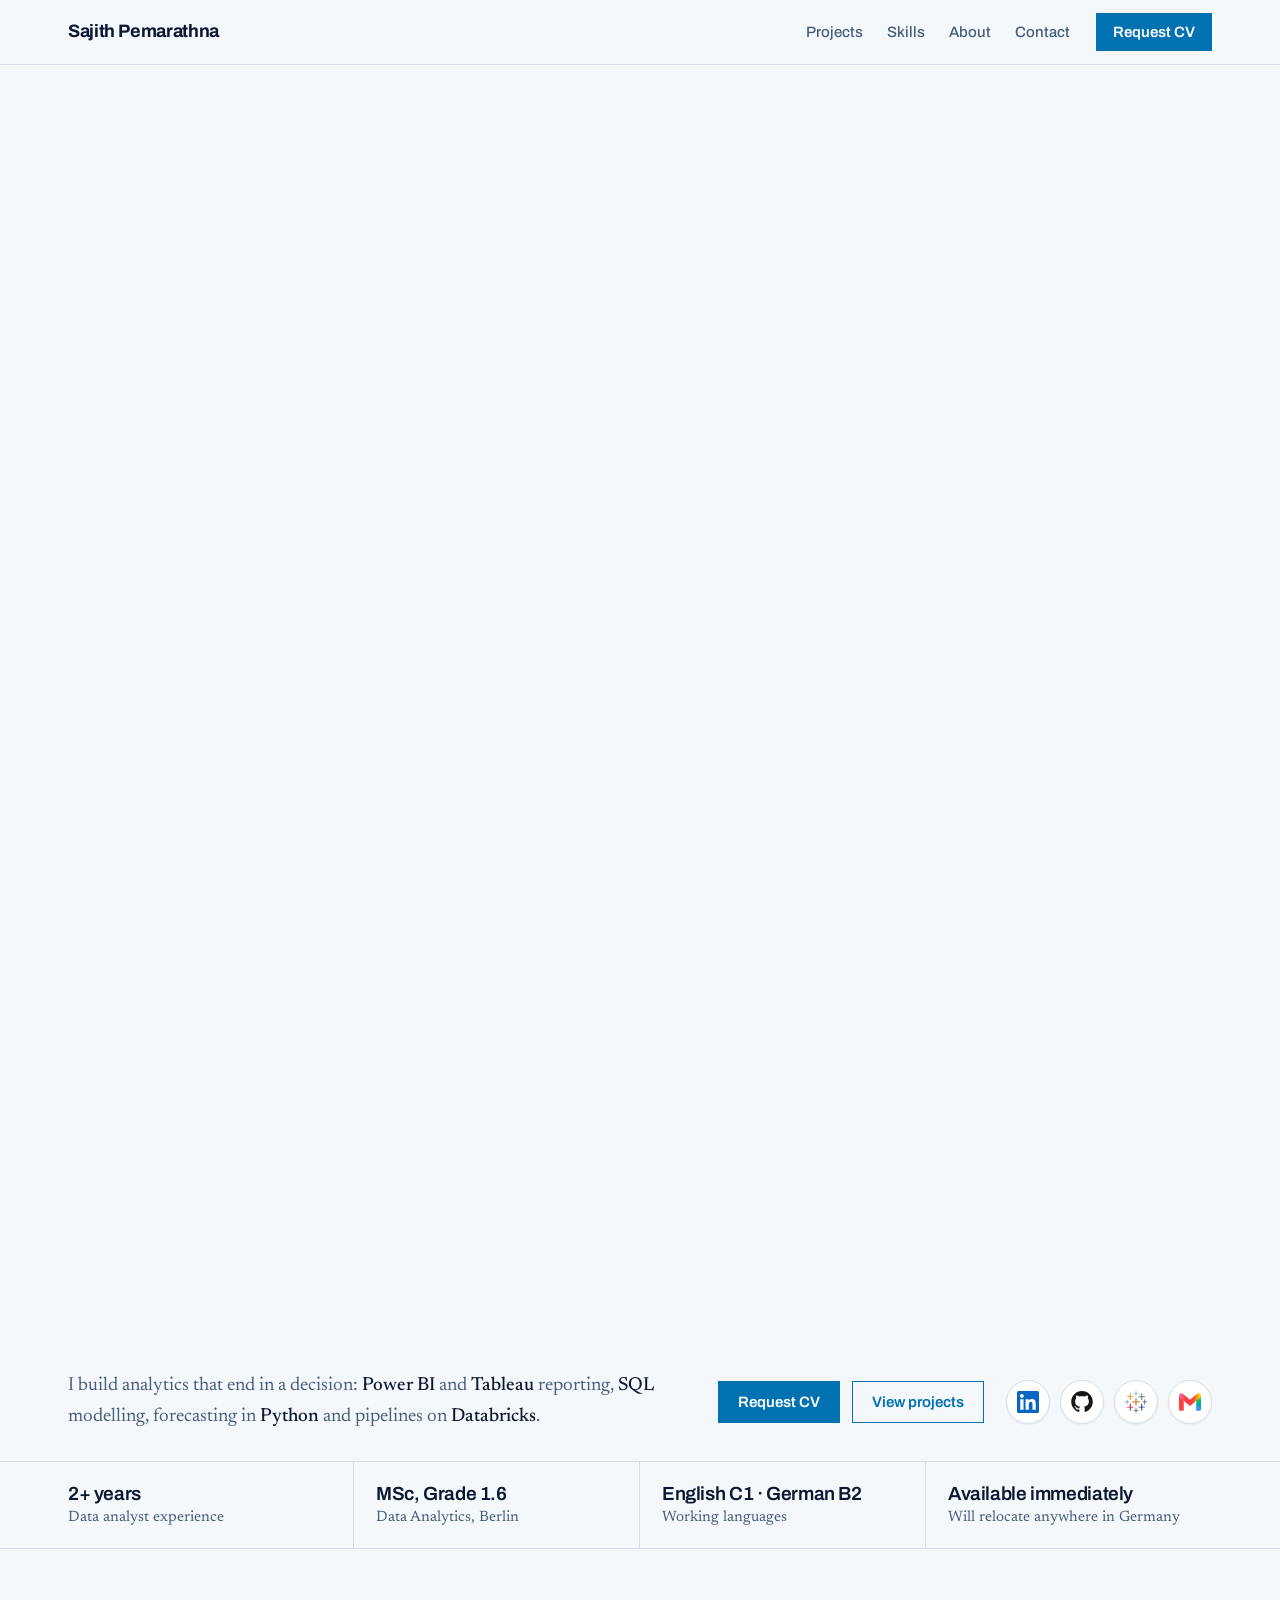
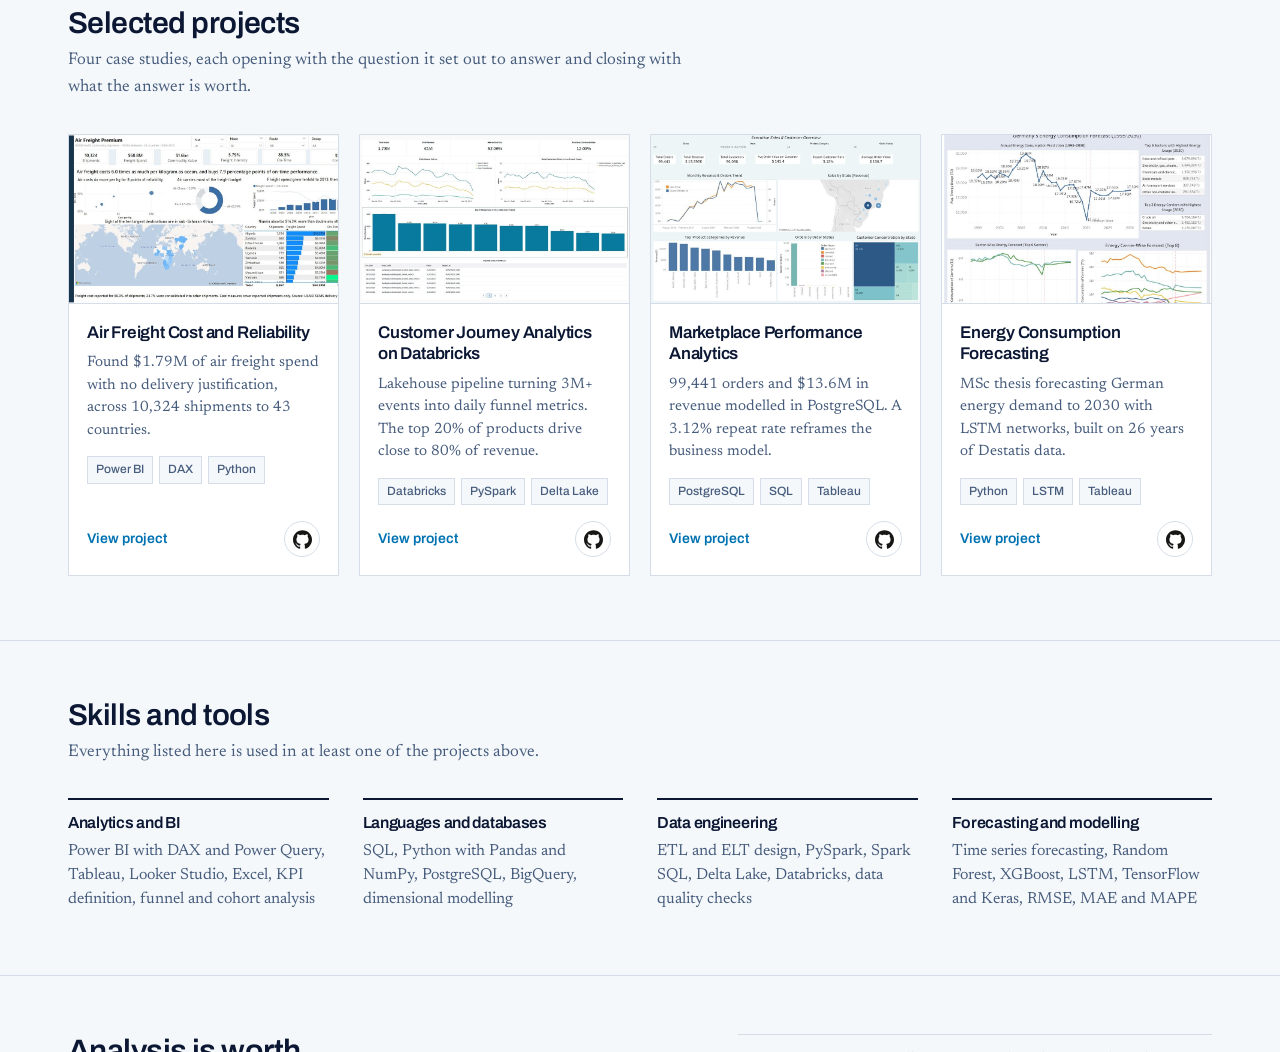
<file: index.html>
<!DOCTYPE html>
<html lang="en">
<head>
<meta charset="utf-8">
<meta name="viewport" content="width=device-width, initial-scale=1">
<title>Sajith Pemarathna &mdash; Data Analyst, Berlin</title>
<meta name="description" content="Data analyst in Berlin. Power BI, Tableau, SQL, Python and Databricks. Available immediately and open to relocation anywhere in Germany.">
<link rel="preconnect" href="https://fonts.googleapis.com">
<link rel="preconnect" href="https://fonts.gstatic.com" crossorigin>
<link href="https://fonts.googleapis.com/css2?family=Archivo:wght@400;500;600;700&amp;family=Newsreader:ital,opsz,wght@0,6..72,300;0,6..72,400;0,6..72,500;1,6..72,400&amp;display=swap" rel="stylesheet">
<link rel="stylesheet" href="style.css?v=5">
</head>

<body>

<nav class="nav">
  <div class="wrap nav-inner">
    <a class="nav-name" href="index.html">Sajith Pemarathna</a>
    <div class="nav-right">
      <div class="nav-links">
        <a href="#work">Projects</a>
        <a href="#skills">Skills</a>
        <a href="#about">About</a>
        <a href="#contact">Contact</a>
      </div>
      <a class="btn btn-solid" href="mailto:sajiths.pemarathna@gmail.com?subject=CV%20request" data-cv-request>Request CV</a>
    </div>
  </div>
</nav>

<header class="cover">
  <picture>
    <source media="(max-width:820px)" srcset="[data-uri]">
    <source media="(min-width:821px)" srcset="images/cover-1280.jpg 1280w, images/cover.jpg 1916w" sizes="100vw">
    <img class="cover-img" src="images/cover.jpg" alt="Banner for Sajith Pemarathna, Data Analyst, Data Engineer and BI Analyst" width="1916" height="821">
  </picture>
  <div class="wrap cover-bar">
    <div class="cover-id">
      <img class="avatar" src="images/avatar.jpg" alt="" width="390" height="390" loading="lazy">
      <h1 class="cover-name">Sajith Pemarathna</h1>
      <p class="cover-role">Data Analyst &middot; Data Engineer &middot; BI Analyst</p>
    </div>
    <p class="cover-blurb">I build analytics that end in a decision: <strong>Power BI</strong> and <strong>Tableau</strong> reporting, <strong>SQL</strong> modelling, forecasting in <strong>Python</strong> and pipelines on <strong>Databricks</strong>.</p>
    <div class="cover-actions">
      <div class="hero-cta">
        <a class="btn btn-solid" href="mailto:sajiths.pemarathna@gmail.com?subject=CV%20request" data-cv-request>Request CV</a>
        <a class="btn btn-ghost" href="#work">View projects</a>
      </div>
      <div class="icons"><a class="icon-link" href="https://www.linkedin.com/in/sajith-pemarathna" aria-label="LinkedIn" title="LinkedIn"><svg viewBox="0 0 24 24" fill="currentColor" aria-hidden="true"><path d="M20.447 20.452h-3.554v-5.569c0-1.328-.027-3.037-1.852-3.037-1.853 0-2.136 1.445-2.136 2.939v5.667H9.351V9h3.414v1.561h.046c.477-.9 1.637-1.85 3.37-1.85 3.601 0 4.267 2.37 4.267 5.455v6.286zM5.337 7.433c-1.144 0-2.063-.926-2.063-2.065 0-1.138.92-2.063 2.063-2.063 1.14 0 2.064.925 2.064 2.063 0 1.139-.925 2.065-2.064 2.065zm1.782 13.019H3.555V9h3.564v11.452zM22.225 0H1.771C.792 0 0 .774 0 1.729v20.542C0 23.227.792 24 1.771 24h20.451C23.2 24 24 23.227 24 22.271V1.729C24 .774 23.2 0 22.222 0h.003z"/></svg></a><a class="icon-link" href="https://github.com/Sajithpemarathna" aria-label="GitHub" title="GitHub"><svg viewBox="0 0 24 24" fill="currentColor" aria-hidden="true"><path d="M12 .297c-6.63 0-12 5.373-12 12 0 5.303 3.438 9.8 8.205 11.385.6.113.82-.258.82-.577 0-.285-.01-1.04-.015-2.04-3.338.724-4.042-1.61-4.042-1.61C4.422 18.07 3.633 17.7 3.633 17.7c-1.087-.744.084-.729.084-.729 1.205.084 1.838 1.236 1.838 1.236 1.07 1.835 2.809 1.305 3.495.998.108-.776.417-1.305.76-1.605-2.665-.3-5.466-1.332-5.466-5.93 0-1.31.465-2.38 1.235-3.22-.135-.303-.54-1.523.105-3.176 0 0 1.005-.322 3.3 1.23.96-.267 1.98-.399 3-.405 1.02.006 2.04.138 3 .405 2.28-1.552 3.285-1.23 3.285-1.23.645 1.653.24 2.873.12 3.176.765.84 1.23 1.91 1.23 3.22 0 4.61-2.805 5.625-5.475 5.92.42.36.81 1.096.81 2.22 0 1.606-.015 2.896-.015 3.286 0 .315.21.69.825.57C20.565 22.092 24 17.592 24 12.297c0-6.627-5.373-12-12-12"/></svg></a><a class="icon-link" href="https://public.tableau.com/app/profile/sajith.pemarathna" aria-label="Tableau Public" title="Tableau Public"><svg viewBox="0 0 24 24" fill="currentColor" aria-hidden="true"><rect x="11.05" y="6" width="1.9" height="12"/><rect x="6" y="11.05" width="12" height="1.9"/><rect x="11.4" y="0.5" width="1.2" height="4.2"/><rect x="9.9" y="2" width="4.2" height="1.2"/><rect x="11.4" y="19.3" width="1.2" height="4.2"/><rect x="9.9" y="20.8" width="4.2" height="1.2"/><rect x="2" y="9.9" width="1.2" height="4.2"/><rect x="0.5" y="11.4" width="4.2" height="1.2"/><rect x="20.8" y="9.9" width="1.2" height="4.2"/><rect x="19.3" y="11.4" width="4.2" height="1.2"/><rect x="4.95" y="3.8" width="0.9" height="3.2"/><rect x="3.8" y="4.95" width="3.2" height="0.9"/><rect x="18.15" y="3.8" width="0.9" height="3.2"/><rect x="17" y="4.95" width="3.2" height="0.9"/><rect x="4.95" y="17" width="0.9" height="3.2"/><rect x="3.8" y="18.15" width="3.2" height="0.9"/><rect x="18.15" y="17" width="0.9" height="3.2"/><rect x="17" y="18.15" width="3.2" height="0.9"/></svg></a><a class="icon-link" href="mailto:sajiths.pemarathna@gmail.com" aria-label="Email" title="Email"><svg viewBox="0 0 24 24" fill="none" stroke="currentColor" stroke-width="1.8" stroke-linecap="round" stroke-linejoin="round" aria-hidden="true"><rect x="2.5" y="5" width="19" height="14" rx="1.5"/><path d="M3.2 6.3 12 12.8l8.8-6.5"/></svg></a></div>
    </div>
  </div>
</header>

<section class="facts-strip">
  <div class="wrap">
    <div><b>2+ years</b><span>Data analyst experience</span></div>
    <div><b>MSc, Grade 1.6</b><span>Data Analytics, Berlin</span></div>
    <div><b>English C1 &middot; German B2</b><span>Working languages</span></div>
    <div><b>Available immediately</b><span>Will relocate anywhere in Germany</span></div>
  </div>
</section>

<section id="work" class="band">
  <div class="wrap">
    <h2 class="band-title">Selected projects</h2>
    <p class="band-sub">Four case studies, each opening with the question it set out to answer and closing with what the answer is worth.</p>
    <div class="cards">
      <article class="card">
        <a class="card-thumb" href="project-freight.html" tabindex="-1" aria-hidden="true"><img src="images/thumb-freight.jpg" alt="" loading="lazy" width="900" height="560"></a>
        <div class="card-body">
          <h3><a href="project-freight.html">Air Freight Cost and Reliability</a></h3>
          <p>Found $1.79M of air freight spend with no delivery justification, across 10,324 shipments to 43 countries.</p>
          <div class="tags"><span>Power BI</span><span>DAX</span><span>Python</span></div>
          <div class="card-foot">
            <a class="view" href="project-freight.html">View project</a>
            <a class="icon-link" href="https://github.com/Sajithpemarathna/freight-cost-reliability-powerbi" aria-label="Air Freight Cost and Reliability on GitHub" title="View on GitHub"><svg viewBox="0 0 24 24" fill="currentColor" aria-hidden="true"><path d="M12 .297c-6.63 0-12 5.373-12 12 0 5.303 3.438 9.8 8.205 11.385.6.113.82-.258.82-.577 0-.285-.01-1.04-.015-2.04-3.338.724-4.042-1.61-4.042-1.61C4.422 18.07 3.633 17.7 3.633 17.7c-1.087-.744.084-.729.084-.729 1.205.084 1.838 1.236 1.838 1.236 1.07 1.835 2.809 1.305 3.495.998.108-.776.417-1.305.76-1.605-2.665-.3-5.466-1.332-5.466-5.93 0-1.31.465-2.38 1.235-3.22-.135-.303-.54-1.523.105-3.176 0 0 1.005-.322 3.3 1.23.96-.267 1.98-.399 3-.405 1.02.006 2.04.138 3 .405 2.28-1.552 3.285-1.23 3.285-1.23.645 1.653.24 2.873.12 3.176.765.84 1.23 1.91 1.23 3.22 0 4.61-2.805 5.625-5.475 5.92.42.36.81 1.096.81 2.22 0 1.606-.015 2.896-.015 3.286 0 .315.21.69.825.57C20.565 22.092 24 17.592 24 12.297c0-6.627-5.373-12-12-12"/></svg></a>
          </div>
        </div>
      </article>
      <article class="card">
        <a class="card-thumb" href="project-databricks.html" tabindex="-1" aria-hidden="true"><img src="images/thumb-databricks.jpg" alt="" loading="lazy" width="900" height="560"></a>
        <div class="card-body">
          <h3><a href="project-databricks.html">Customer Journey Analytics on Databricks</a></h3>
          <p>Lakehouse pipeline turning 3M+ events into daily funnel metrics. The top 20% of products drive close to 80% of revenue.</p>
          <div class="tags"><span>Databricks</span><span>PySpark</span><span>Delta Lake</span></div>
          <div class="card-foot">
            <a class="view" href="project-databricks.html">View project</a>
            <a class="icon-link" href="https://github.com/Sajithpemarathna/ecommerce-product-funnel-analytics-databricks" aria-label="Customer Journey Analytics on Databricks on GitHub" title="View on GitHub"><svg viewBox="0 0 24 24" fill="currentColor" aria-hidden="true"><path d="M12 .297c-6.63 0-12 5.373-12 12 0 5.303 3.438 9.8 8.205 11.385.6.113.82-.258.82-.577 0-.285-.01-1.04-.015-2.04-3.338.724-4.042-1.61-4.042-1.61C4.422 18.07 3.633 17.7 3.633 17.7c-1.087-.744.084-.729.084-.729 1.205.084 1.838 1.236 1.838 1.236 1.07 1.835 2.809 1.305 3.495.998.108-.776.417-1.305.76-1.605-2.665-.3-5.466-1.332-5.466-5.93 0-1.31.465-2.38 1.235-3.22-.135-.303-.54-1.523.105-3.176 0 0 1.005-.322 3.3 1.23.96-.267 1.98-.399 3-.405 1.02.006 2.04.138 3 .405 2.28-1.552 3.285-1.23 3.285-1.23.645 1.653.24 2.873.12 3.176.765.84 1.23 1.91 1.23 3.22 0 4.61-2.805 5.625-5.475 5.92.42.36.81 1.096.81 2.22 0 1.606-.015 2.896-.015 3.286 0 .315.21.69.825.57C20.565 22.092 24 17.592 24 12.297c0-6.627-5.373-12-12-12"/></svg></a>
          </div>
        </div>
      </article>
      <article class="card">
        <a class="card-thumb" href="project-marketplace.html" tabindex="-1" aria-hidden="true"><img src="images/thumb-marketplace.jpg" alt="" loading="lazy" width="900" height="560"></a>
        <div class="card-body">
          <h3><a href="project-marketplace.html">Marketplace Performance Analytics</a></h3>
          <p>99,441 orders and $13.6M in revenue modelled in PostgreSQL. A 3.12% repeat rate reframes the business model.</p>
          <div class="tags"><span>PostgreSQL</span><span>SQL</span><span>Tableau</span></div>
          <div class="card-foot">
            <a class="view" href="project-marketplace.html">View project</a>
            <a class="icon-link" href="https://github.com/Sajithpemarathna/olist-ecommerce-analytics" aria-label="Marketplace Performance Analytics on GitHub" title="View on GitHub"><svg viewBox="0 0 24 24" fill="currentColor" aria-hidden="true"><path d="M12 .297c-6.63 0-12 5.373-12 12 0 5.303 3.438 9.8 8.205 11.385.6.113.82-.258.82-.577 0-.285-.01-1.04-.015-2.04-3.338.724-4.042-1.61-4.042-1.61C4.422 18.07 3.633 17.7 3.633 17.7c-1.087-.744.084-.729.084-.729 1.205.084 1.838 1.236 1.838 1.236 1.07 1.835 2.809 1.305 3.495.998.108-.776.417-1.305.76-1.605-2.665-.3-5.466-1.332-5.466-5.93 0-1.31.465-2.38 1.235-3.22-.135-.303-.54-1.523.105-3.176 0 0 1.005-.322 3.3 1.23.96-.267 1.98-.399 3-.405 1.02.006 2.04.138 3 .405 2.28-1.552 3.285-1.23 3.285-1.23.645 1.653.24 2.873.12 3.176.765.84 1.23 1.91 1.23 3.22 0 4.61-2.805 5.625-5.475 5.92.42.36.81 1.096.81 2.22 0 1.606-.015 2.896-.015 3.286 0 .315.21.69.825.57C20.565 22.092 24 17.592 24 12.297c0-6.627-5.373-12-12-12"/></svg></a>
          </div>
        </div>
      </article>
      <article class="card">
        <a class="card-thumb" href="project-energy.html" tabindex="-1" aria-hidden="true"><img src="images/thumb-energy.jpg" alt="" loading="lazy" width="900" height="560"></a>
        <div class="card-body">
          <h3><a href="project-energy.html">Energy Consumption Forecasting</a></h3>
          <p>MSc thesis forecasting German energy demand to 2030 with LSTM networks, built on 26 years of Destatis data.</p>
          <div class="tags"><span>Python</span><span>LSTM</span><span>Tableau</span></div>
          <div class="card-foot">
            <a class="view" href="project-energy.html">View project</a>
            <a class="icon-link" href="https://github.com/Sajithpemarathna/Energy-Consumption-Forecasting-in-Germany-Using-Machine-Learning" aria-label="Energy Consumption Forecasting on GitHub" title="View on GitHub"><svg viewBox="0 0 24 24" fill="currentColor" aria-hidden="true"><path d="M12 .297c-6.63 0-12 5.373-12 12 0 5.303 3.438 9.8 8.205 11.385.6.113.82-.258.82-.577 0-.285-.01-1.04-.015-2.04-3.338.724-4.042-1.61-4.042-1.61C4.422 18.07 3.633 17.7 3.633 17.7c-1.087-.744.084-.729.084-.729 1.205.084 1.838 1.236 1.838 1.236 1.07 1.835 2.809 1.305 3.495.998.108-.776.417-1.305.76-1.605-2.665-.3-5.466-1.332-5.466-5.93 0-1.31.465-2.38 1.235-3.22-.135-.303-.54-1.523.105-3.176 0 0 1.005-.322 3.3 1.23.96-.267 1.98-.399 3-.405 1.02.006 2.04.138 3 .405 2.28-1.552 3.285-1.23 3.285-1.23.645 1.653.24 2.873.12 3.176.765.84 1.23 1.91 1.23 3.22 0 4.61-2.805 5.625-5.475 5.92.42.36.81 1.096.81 2.22 0 1.606-.015 2.896-.015 3.286 0 .315.21.69.825.57C20.565 22.092 24 17.592 24 12.297c0-6.627-5.373-12-12-12"/></svg></a>
          </div>
        </div>
      </article>
    </div>
  </div>
</section>

<section id="skills" class="band">
  <div class="wrap">
    <h2 class="band-title">Skills and tools</h2>
    <p class="band-sub">Everything listed here is used in at least one of the projects above.</p>
    <div class="skills">
      <div>
        <h3>Analytics and BI</h3>
        <p>Power BI with DAX and Power Query, Tableau, Looker Studio, Excel, KPI definition, funnel and cohort analysis</p>
      </div>
      <div>
        <h3>Languages and databases</h3>
        <p>SQL, Python with Pandas and NumPy, PostgreSQL, BigQuery, dimensional modelling</p>
      </div>
      <div>
        <h3>Data engineering</h3>
        <p>ETL and ELT design, PySpark, Spark SQL, Delta Lake, Databricks, data quality checks</p>
      </div>
      <div>
        <h3>Forecasting and modelling</h3>
        <p>Time series forecasting, Random Forest, XGBoost, LSTM, TensorFlow and Keras, RMSE, MAE and MAPE</p>
      </div>
    </div>
  </div>
</section>

<section id="about" class="band">
  <div class="wrap about-grid">
    <div>
      <h2>Analysis is worth only as much as the data underneath it.</h2>
      <p>Two years as a data analyst at Synergen Health, where I automated claims performance reporting in SQL, Python and Power BI and cut manual reporting effort by around 20%. Since then, an MSc in Data Analytics in Berlin and part-time operations work in high-volume fulfilment, which showed me what inventory and shortage data looks like before it reaches a dashboard. I am looking for an analyst role where the numbers change what someone does next.</p>
    </div>
    <dl class="facts">
      <div><dt>Based in</dt><dd>Berlin, open to relocation anywhere in Germany</dd></div>
      <div><dt>Work status</dt><dd>Full work authorisation in Germany</dd></div>
      <div><dt>Education</dt><dd>MSc Data Analytics (Grade: 1.6), Berlin School of Business and Innovation</dd></div>
      <div><dt>Languages</dt><dd>English C1, German B2</dd></div>
      <div><dt>Availability</dt><dd>Immediate</dd></div>
    </dl>
  </div>
</section>

<footer id="contact" class="site-footer">
  <div class="wrap">
    <div class="footer-grid">
      <div>
        <h2>Let's connect</h2>
        <p>I am available immediately and happy to relocate anywhere in Germany. Open to analyst, business intelligence and analytics engineering roles, and always glad to talk about data.</p>
        <p style="margin-top:22px;"><a class="btn btn-solid" href="mailto:sajiths.pemarathna@gmail.com?subject=CV%20request" data-cv-request>Request CV</a></p>
      </div>
      <div class="footer-icons"><a href="https://www.linkedin.com/in/sajith-pemarathna" aria-label="LinkedIn"><svg viewBox="0 0 24 24" fill="currentColor" aria-hidden="true"><path d="M20.447 20.452h-3.554v-5.569c0-1.328-.027-3.037-1.852-3.037-1.853 0-2.136 1.445-2.136 2.939v5.667H9.351V9h3.414v1.561h.046c.477-.9 1.637-1.85 3.37-1.85 3.601 0 4.267 2.37 4.267 5.455v6.286zM5.337 7.433c-1.144 0-2.063-.926-2.063-2.065 0-1.138.92-2.063 2.063-2.063 1.14 0 2.064.925 2.064 2.063 0 1.139-.925 2.065-2.064 2.065zm1.782 13.019H3.555V9h3.564v11.452zM22.225 0H1.771C.792 0 0 .774 0 1.729v20.542C0 23.227.792 24 1.771 24h20.451C23.2 24 24 23.227 24 22.271V1.729C24 .774 23.2 0 22.222 0h.003z"/></svg><span>LinkedIn</span></a><a href="https://github.com/Sajithpemarathna" aria-label="GitHub"><svg viewBox="0 0 24 24" fill="currentColor" aria-hidden="true"><path d="M12 .297c-6.63 0-12 5.373-12 12 0 5.303 3.438 9.8 8.205 11.385.6.113.82-.258.82-.577 0-.285-.01-1.04-.015-2.04-3.338.724-4.042-1.61-4.042-1.61C4.422 18.07 3.633 17.7 3.633 17.7c-1.087-.744.084-.729.084-.729 1.205.084 1.838 1.236 1.838 1.236 1.07 1.835 2.809 1.305 3.495.998.108-.776.417-1.305.76-1.605-2.665-.3-5.466-1.332-5.466-5.93 0-1.31.465-2.38 1.235-3.22-.135-.303-.54-1.523.105-3.176 0 0 1.005-.322 3.3 1.23.96-.267 1.98-.399 3-.405 1.02.006 2.04.138 3 .405 2.28-1.552 3.285-1.23 3.285-1.23.645 1.653.24 2.873.12 3.176.765.84 1.23 1.91 1.23 3.22 0 4.61-2.805 5.625-5.475 5.92.42.36.81 1.096.81 2.22 0 1.606-.015 2.896-.015 3.286 0 .315.21.69.825.57C20.565 22.092 24 17.592 24 12.297c0-6.627-5.373-12-12-12"/></svg><span>GitHub</span></a><a href="https://public.tableau.com/app/profile/sajith.pemarathna" aria-label="Tableau Public"><svg viewBox="0 0 24 24" fill="currentColor" aria-hidden="true"><rect x="11.05" y="6" width="1.9" height="12"/><rect x="6" y="11.05" width="12" height="1.9"/><rect x="11.4" y="0.5" width="1.2" height="4.2"/><rect x="9.9" y="2" width="4.2" height="1.2"/><rect x="11.4" y="19.3" width="1.2" height="4.2"/><rect x="9.9" y="20.8" width="4.2" height="1.2"/><rect x="2" y="9.9" width="1.2" height="4.2"/><rect x="0.5" y="11.4" width="4.2" height="1.2"/><rect x="20.8" y="9.9" width="1.2" height="4.2"/><rect x="19.3" y="11.4" width="4.2" height="1.2"/><rect x="4.95" y="3.8" width="0.9" height="3.2"/><rect x="3.8" y="4.95" width="3.2" height="0.9"/><rect x="18.15" y="3.8" width="0.9" height="3.2"/><rect x="17" y="4.95" width="3.2" height="0.9"/><rect x="4.95" y="17" width="0.9" height="3.2"/><rect x="3.8" y="18.15" width="3.2" height="0.9"/><rect x="18.15" y="17" width="0.9" height="3.2"/><rect x="17" y="18.15" width="3.2" height="0.9"/></svg><span>Tableau Public</span></a><a href="mailto:sajiths.pemarathna@gmail.com" aria-label="Email"><svg viewBox="0 0 24 24" fill="none" stroke="currentColor" stroke-width="1.8" stroke-linecap="round" stroke-linejoin="round" aria-hidden="true"><rect x="2.5" y="5" width="19" height="14" rx="1.5"/><path d="M3.2 6.3 12 12.8l8.8-6.5"/></svg><span>Email</span></a></div>
    </div>
    <div class="footer-base"><span>&copy; 2026 Sajith Pemarathna</span><span>Berlin, Germany</span></div>
  </div>
</footer>

<script src="cv-request.js?v=5"></script>
</body>
</html>
</file>
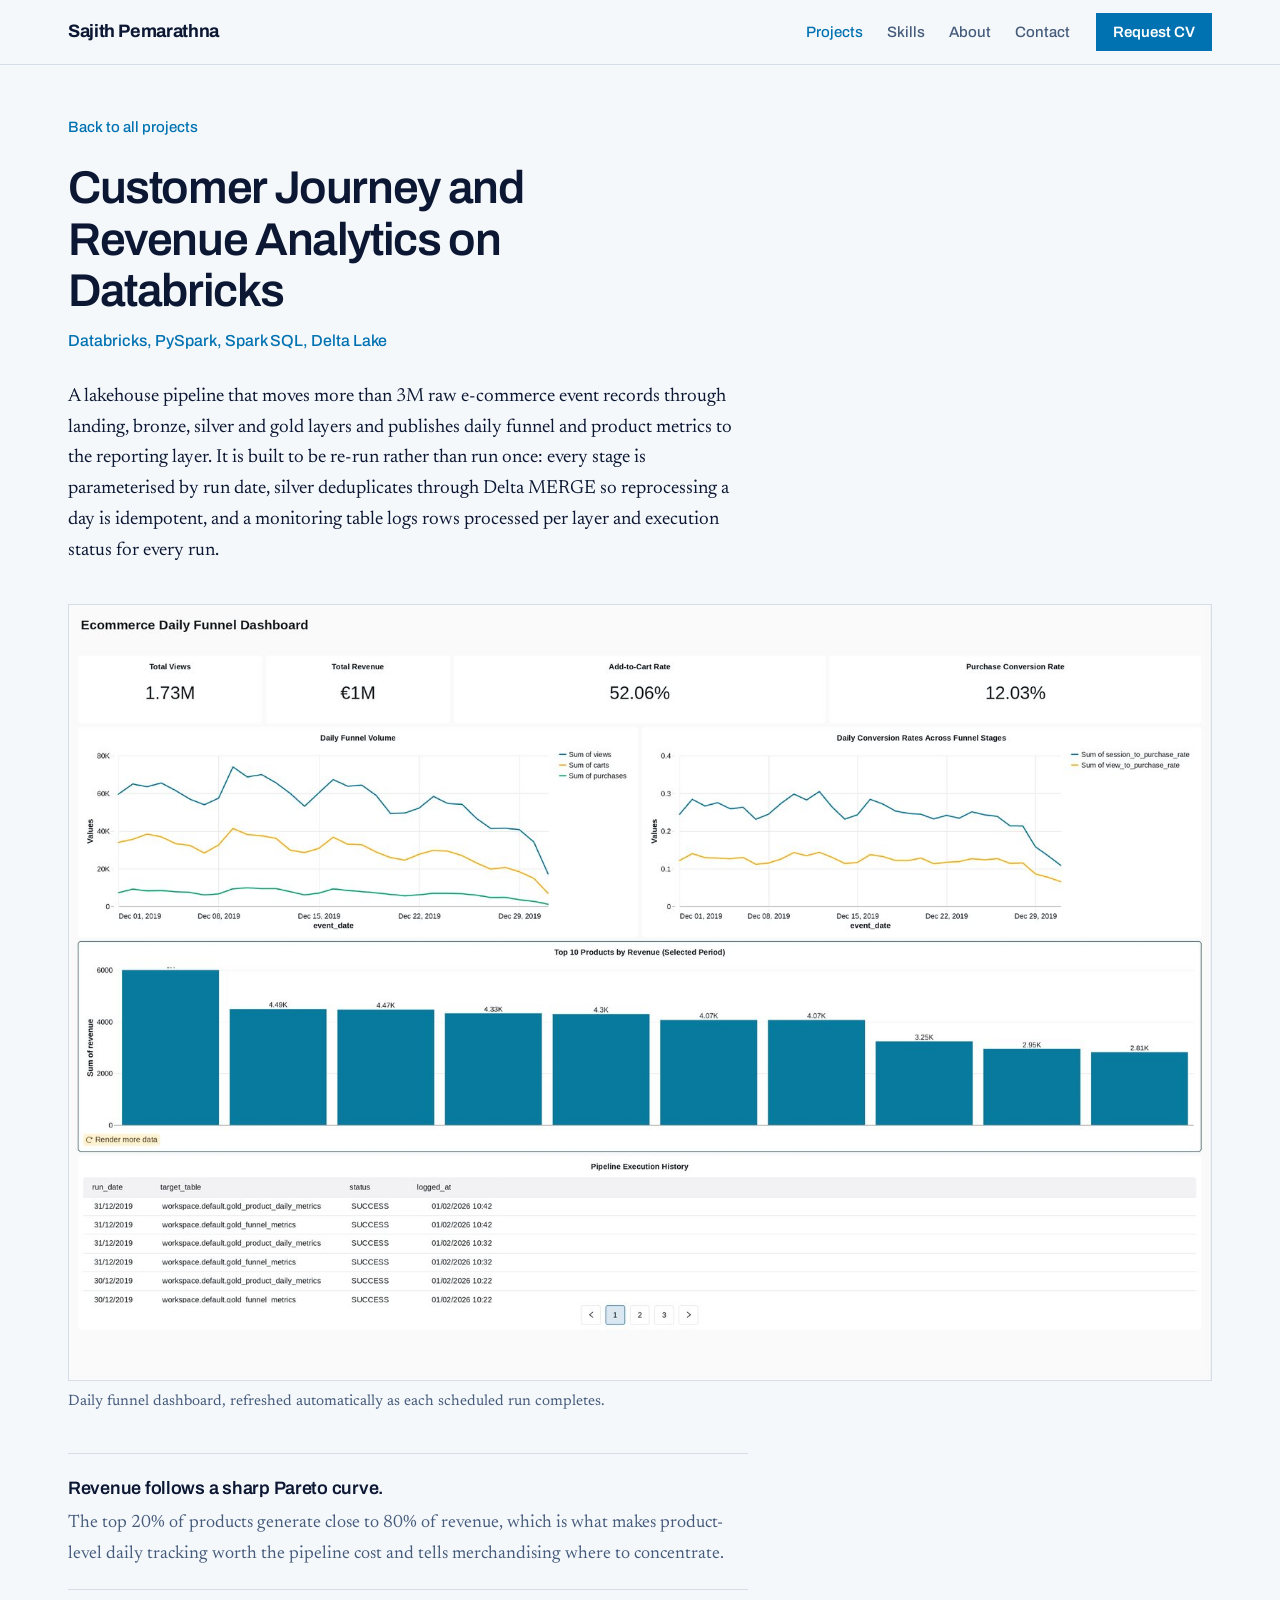
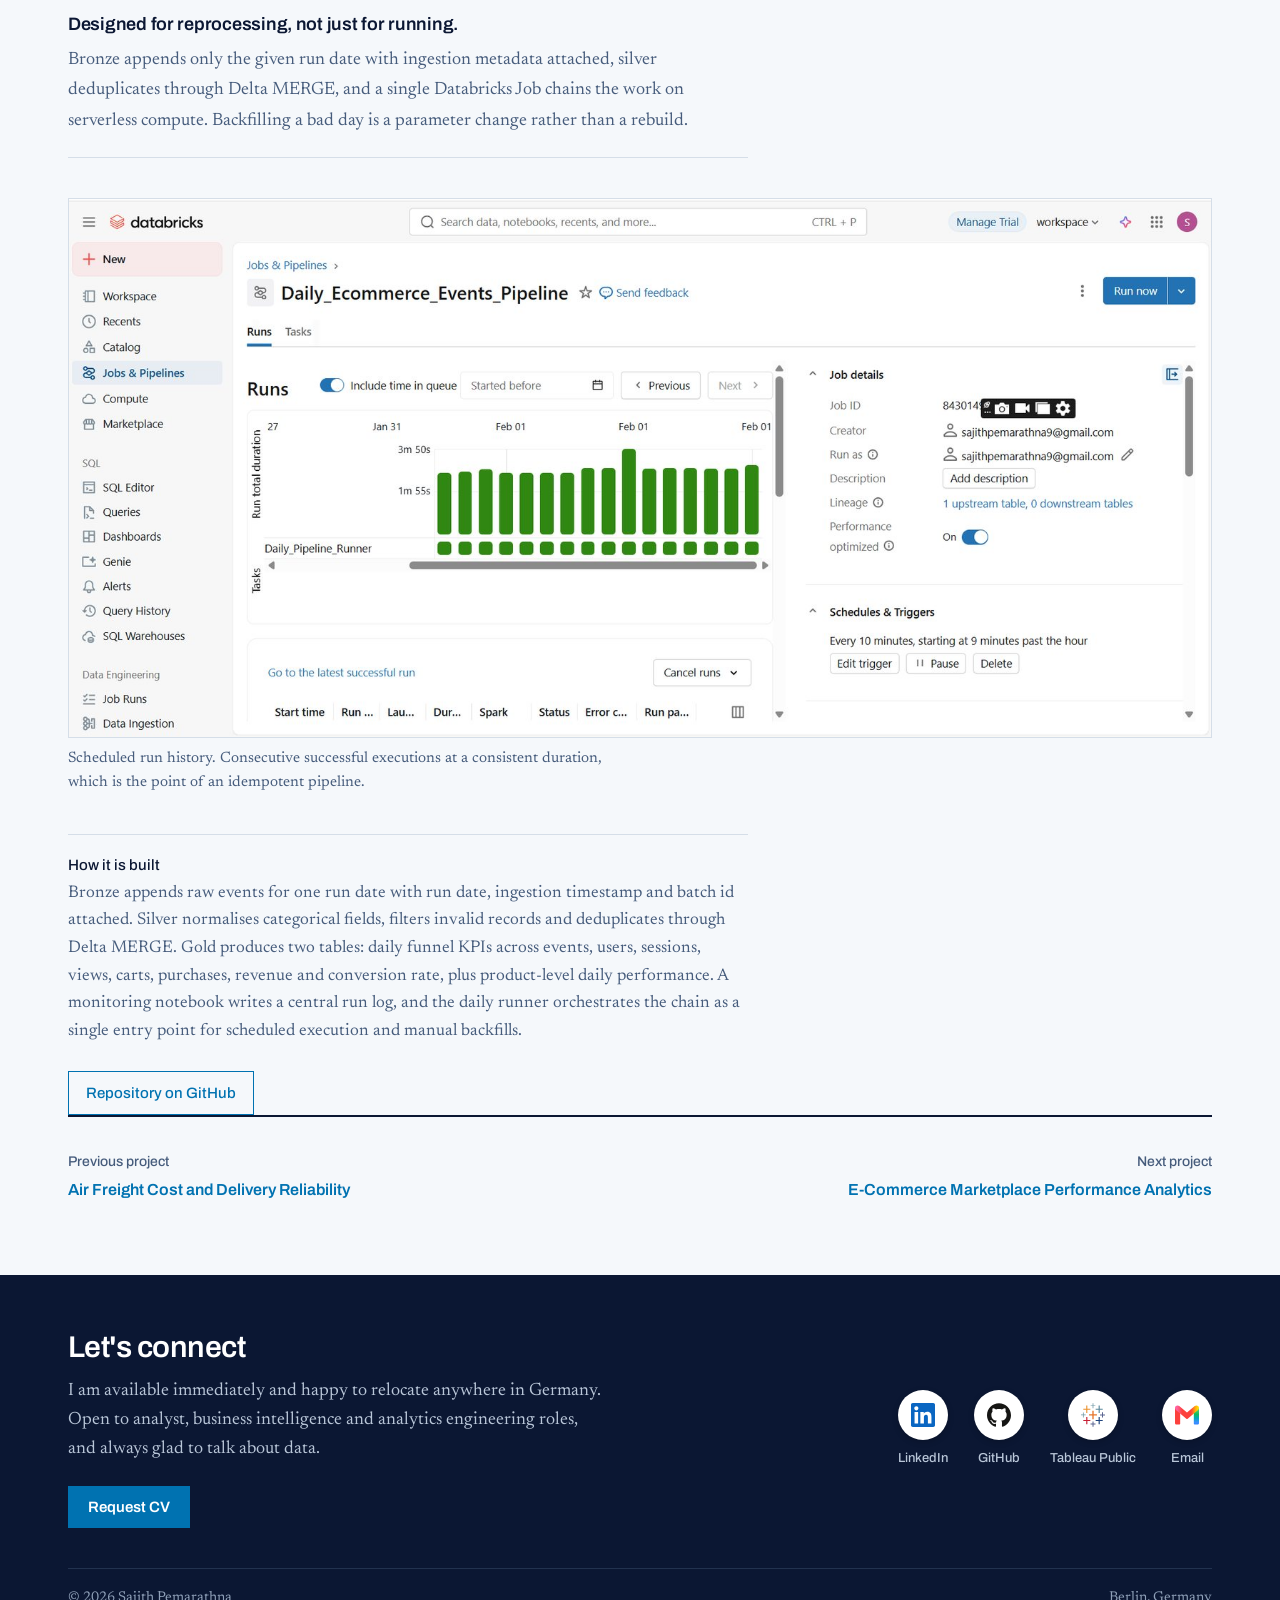
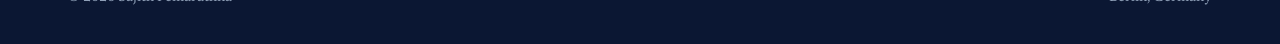
<file: project-databricks.html>
<!DOCTYPE html>
<html lang="en">
<head>
<meta charset="utf-8">
<meta name="viewport" content="width=device-width, initial-scale=1">
<title>Customer Journey and Revenue Analytics on Databricks &mdash; Sajith Pemarathna</title>
<meta name="description" content="A Databricks lakehouse pipeline processing 3M+ e-commerce events into daily funnel and product metrics.">
<link rel="preconnect" href="https://fonts.googleapis.com">
<link rel="preconnect" href="https://fonts.gstatic.com" crossorigin>
<link href="https://fonts.googleapis.com/css2?family=Archivo:wght@400;500;600;700&amp;family=Newsreader:ital,opsz,wght@0,6..72,300;0,6..72,400;0,6..72,500;1,6..72,400&amp;display=swap" rel="stylesheet">
<link rel="stylesheet" href="style.css">
</head>

<body>

<nav class="nav">
  <div class="wrap nav-inner">
    <a class="nav-name" href="index.html">Sajith Pemarathna</a>
    <div class="nav-right">
      <div class="nav-links">
        <a href="index.html#work" aria-current="page">Projects</a>
        <a href="index.html#skills">Skills</a>
        <a href="index.html#about">About</a>
        <a href="#contact">Contact</a>
      </div>
      <a class="btn btn-solid" href="mailto:sajiths.pemarathna@gmail.com?subject=CV%20request" data-cv-request>Request CV</a>
    </div>
  </div>
</nav>

<main>
<article class="case-head">
  <div class="wrap">
    <a class="back-link" href="index.html#work">Back to all projects</a>
    <h1 class="case-title">Customer Journey and Revenue Analytics on Databricks</h1>
    <p class="case-kicker">Databricks, PySpark, Spark SQL, Delta Lake</p>

    <p class="case-intro">A lakehouse pipeline that moves more than 3M raw e-commerce event records through landing, bronze, silver and gold layers and publishes daily funnel and product metrics to the reporting layer. It is built to be re-run rather than run once: every stage is parameterised by run date, silver deduplicates through Delta MERGE so reprocessing a day is idempotent, and a monitoring table logs rows processed per layer and execution status for every run.</p>

    <figure class="shot">
      <a href="images/databricks-1-dashboard.jpg"><img src="images/databricks-1-dashboard.jpg" alt="Databricks SQL dashboard showing daily funnel metrics, conversion rates and revenue by product" onerror="this.closest('figure').remove()"></a>
      <figcaption>Daily funnel dashboard, refreshed automatically as each scheduled run completes.</figcaption>
    </figure>

    <ul class="findings">
      <li><b>Revenue follows a sharp Pareto curve.</b><span>The top 20% of products generate close to 80% of revenue, which is what makes product-level daily tracking worth the pipeline cost and tells merchandising where to concentrate.</span></li>
      <li><b>Designed for reprocessing, not just for running.</b><span>Bronze appends only the given run date with ingestion metadata attached, silver deduplicates through Delta MERGE, and a single Databricks Job chains the work on serverless compute. Backfilling a bad day is a parameter change rather than a rebuild.</span></li>
    </ul>

    <figure class="shot">
      <a href="images/databricks-3-taskgraph.jpg"><img src="images/databricks-3-taskgraph.jpg" alt="Databricks job run history showing consecutive successful scheduled runs and their durations" onerror="this.closest('figure').remove()"></a>
      <figcaption>Scheduled run history. Consecutive successful executions at a consistent duration, which is the point of an idempotent pipeline.</figcaption>
    </figure>

    <div class="stack-line">
      <b>How it is built</b>
      Bronze appends raw events for one run date with run date, ingestion timestamp and batch id attached. Silver normalises categorical fields, filters invalid records and deduplicates through Delta MERGE. Gold produces two tables: daily funnel KPIs across events, users, sessions, views, carts, purchases, revenue and conversion rate, plus product-level daily performance. A monitoring notebook writes a central run log, and the daily runner orchestrates the chain as a single entry point for scheduled execution and manual backfills.
    </div>

    <div class="links">
      <a href="https://github.com/Sajithpemarathna/ecommerce-product-funnel-analytics-databricks">Repository on GitHub</a>
    </div>
  </div>
</article>

<div class="wrap">
  <nav class="case-nav" aria-label="Other projects">
    <a href="project-freight.html"><small>Previous project</small>Air Freight Cost and Delivery Reliability</a>
    <a href="project-marketplace.html" style="text-align:right;"><small>Next project</small>E-Commerce Marketplace Performance Analytics</a>
  </nav>
</div>
</main>

<footer id="contact" class="site-footer">
  <div class="wrap">
    <div class="footer-grid">
      <div>
        <h2>Let's connect</h2>
        <p>I am available immediately and happy to relocate anywhere in Germany. Open to analyst, business intelligence and analytics engineering roles, and always glad to talk about data.</p>
        <p style="margin-top:22px;"><a class="btn btn-solid" href="mailto:sajiths.pemarathna@gmail.com?subject=CV%20request" data-cv-request>Request CV</a></p>
      </div>
      <div class="footer-icons"><a href="https://www.linkedin.com/in/sajith-pemarathna" aria-label="LinkedIn"><svg viewBox="0 0 24 24" fill="currentColor" aria-hidden="true"><path d="M20.447 20.452h-3.554v-5.569c0-1.328-.027-3.037-1.852-3.037-1.853 0-2.136 1.445-2.136 2.939v5.667H9.351V9h3.414v1.561h.046c.477-.9 1.637-1.85 3.37-1.85 3.601 0 4.267 2.37 4.267 5.455v6.286zM5.337 7.433c-1.144 0-2.063-.926-2.063-2.065 0-1.138.92-2.063 2.063-2.063 1.14 0 2.064.925 2.064 2.063 0 1.139-.925 2.065-2.064 2.065zm1.782 13.019H3.555V9h3.564v11.452zM22.225 0H1.771C.792 0 0 .774 0 1.729v20.542C0 23.227.792 24 1.771 24h20.451C23.2 24 24 23.227 24 22.271V1.729C24 .774 23.2 0 22.222 0h.003z"/></svg><span>LinkedIn</span></a><a href="https://github.com/Sajithpemarathna" aria-label="GitHub"><svg viewBox="0 0 24 24" fill="currentColor" aria-hidden="true"><path d="M12 .297c-6.63 0-12 5.373-12 12 0 5.303 3.438 9.8 8.205 11.385.6.113.82-.258.82-.577 0-.285-.01-1.04-.015-2.04-3.338.724-4.042-1.61-4.042-1.61C4.422 18.07 3.633 17.7 3.633 17.7c-1.087-.744.084-.729.084-.729 1.205.084 1.838 1.236 1.838 1.236 1.07 1.835 2.809 1.305 3.495.998.108-.776.417-1.305.76-1.605-2.665-.3-5.466-1.332-5.466-5.93 0-1.31.465-2.38 1.235-3.22-.135-.303-.54-1.523.105-3.176 0 0 1.005-.322 3.3 1.23.96-.267 1.98-.399 3-.405 1.02.006 2.04.138 3 .405 2.28-1.552 3.285-1.23 3.285-1.23.645 1.653.24 2.873.12 3.176.765.84 1.23 1.91 1.23 3.22 0 4.61-2.805 5.625-5.475 5.92.42.36.81 1.096.81 2.22 0 1.606-.015 2.896-.015 3.286 0 .315.21.69.825.57C20.565 22.092 24 17.592 24 12.297c0-6.627-5.373-12-12-12"/></svg><span>GitHub</span></a><a href="https://public.tableau.com/app/profile/sajith.pemarathna" aria-label="Tableau Public"><svg viewBox="0 0 24 24" fill="currentColor" aria-hidden="true"><rect x="11.05" y="6" width="1.9" height="12"/><rect x="6" y="11.05" width="12" height="1.9"/><rect x="11.4" y="0.5" width="1.2" height="4.2"/><rect x="9.9" y="2" width="4.2" height="1.2"/><rect x="11.4" y="19.3" width="1.2" height="4.2"/><rect x="9.9" y="20.8" width="4.2" height="1.2"/><rect x="2" y="9.9" width="1.2" height="4.2"/><rect x="0.5" y="11.4" width="4.2" height="1.2"/><rect x="20.8" y="9.9" width="1.2" height="4.2"/><rect x="19.3" y="11.4" width="4.2" height="1.2"/><rect x="4.95" y="3.8" width="0.9" height="3.2"/><rect x="3.8" y="4.95" width="3.2" height="0.9"/><rect x="18.15" y="3.8" width="0.9" height="3.2"/><rect x="17" y="4.95" width="3.2" height="0.9"/><rect x="4.95" y="17" width="0.9" height="3.2"/><rect x="3.8" y="18.15" width="3.2" height="0.9"/><rect x="18.15" y="17" width="0.9" height="3.2"/><rect x="17" y="18.15" width="3.2" height="0.9"/></svg><span>Tableau Public</span></a><a href="mailto:sajiths.pemarathna@gmail.com" aria-label="Email"><svg viewBox="0 0 24 24" fill="none" stroke="currentColor" stroke-width="1.8" stroke-linecap="round" stroke-linejoin="round" aria-hidden="true"><rect x="2.5" y="5" width="19" height="14" rx="1.5"/><path d="M3.2 6.3 12 12.8l8.8-6.5"/></svg><span>Email</span></a></div>
    </div>
    <div class="footer-base"><span>&copy; 2026 Sajith Pemarathna</span><span>Berlin, Germany</span></div>
  </div>
</footer>

<script src="cv-request.js"></script>
</body>
</html>
</file>
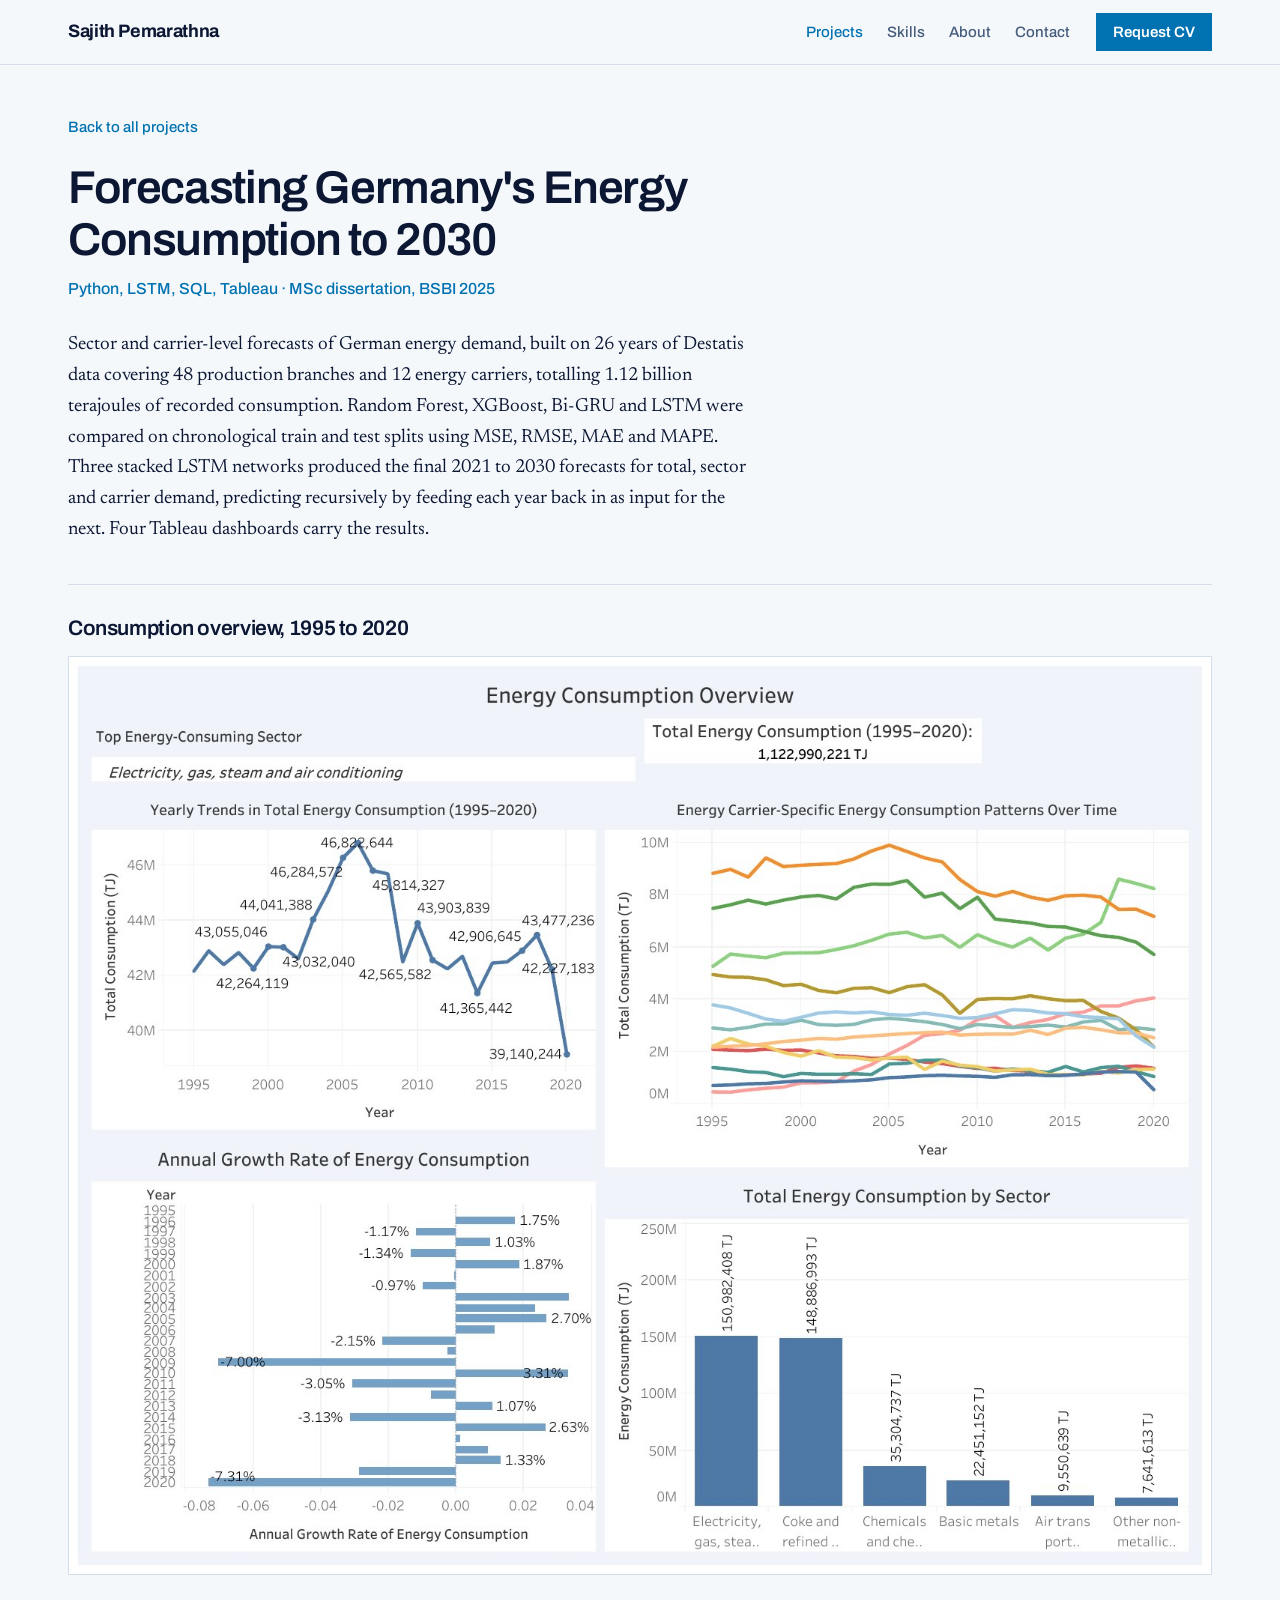
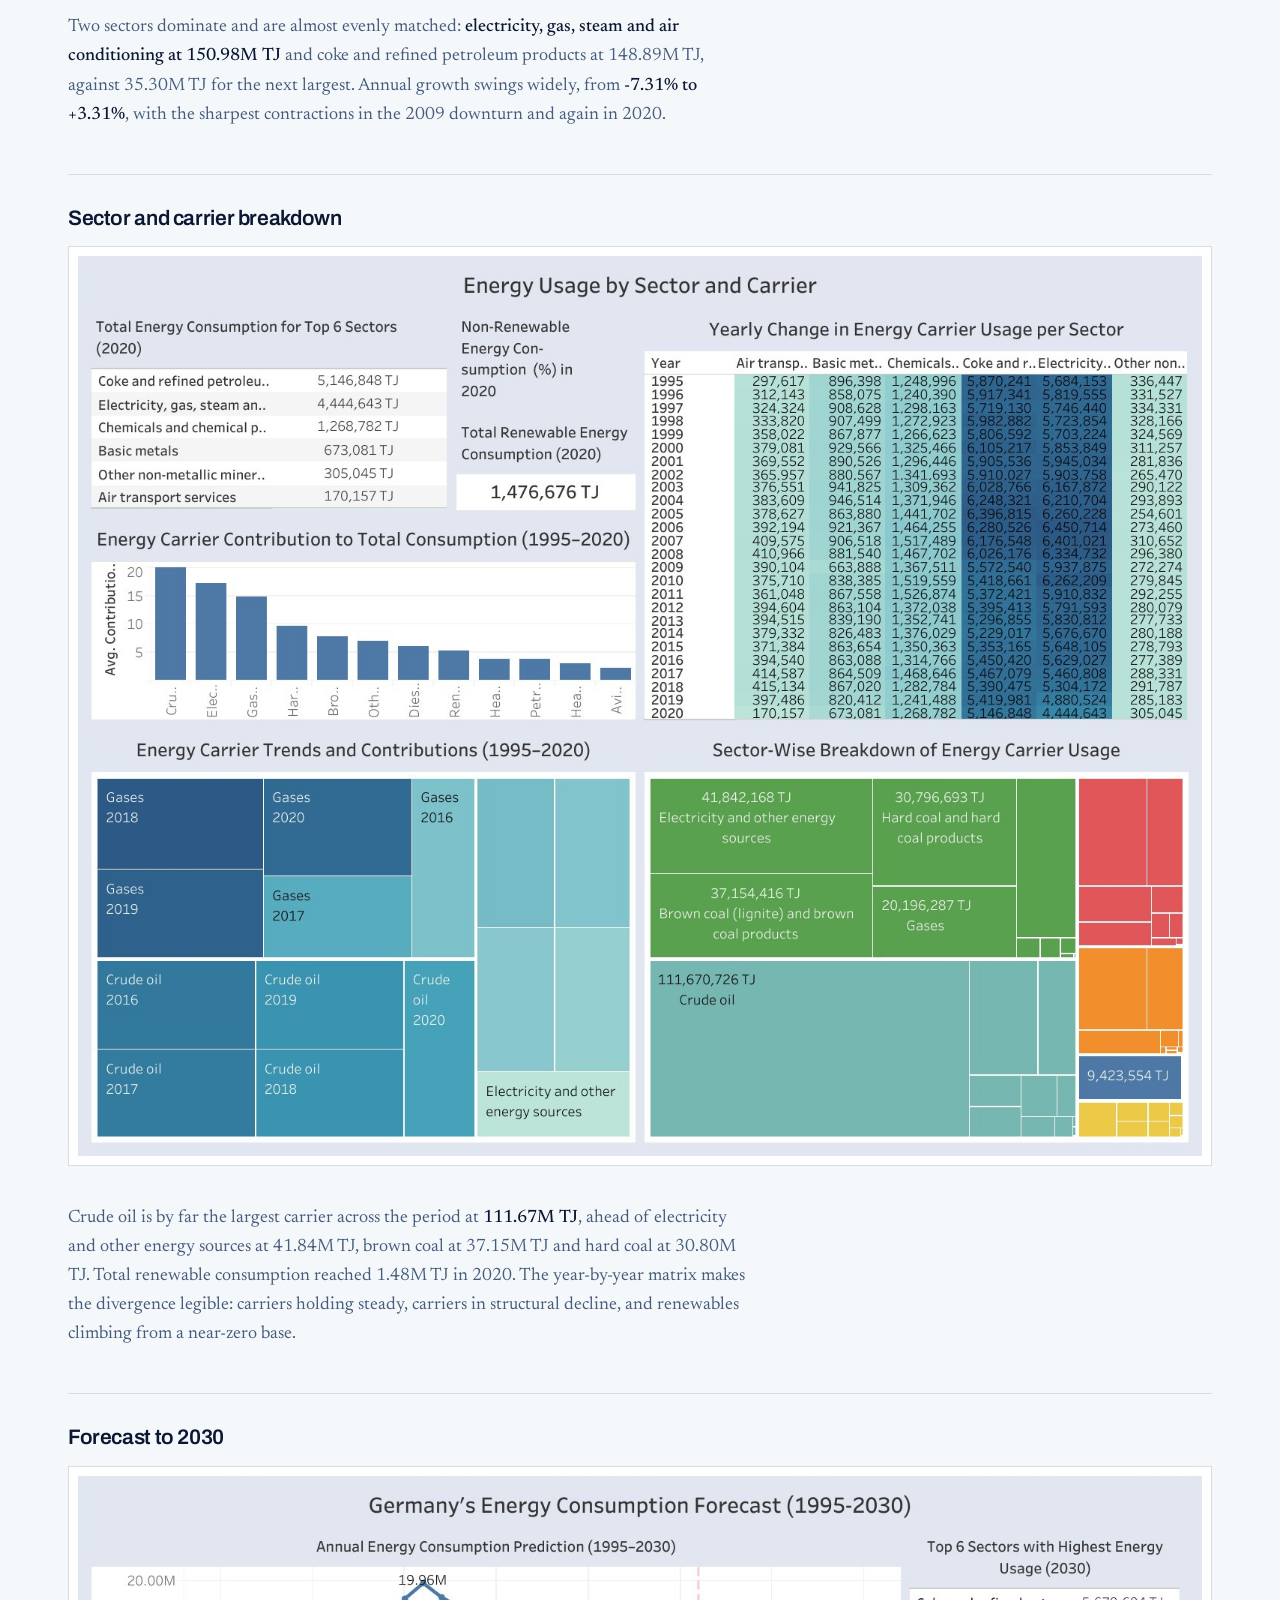
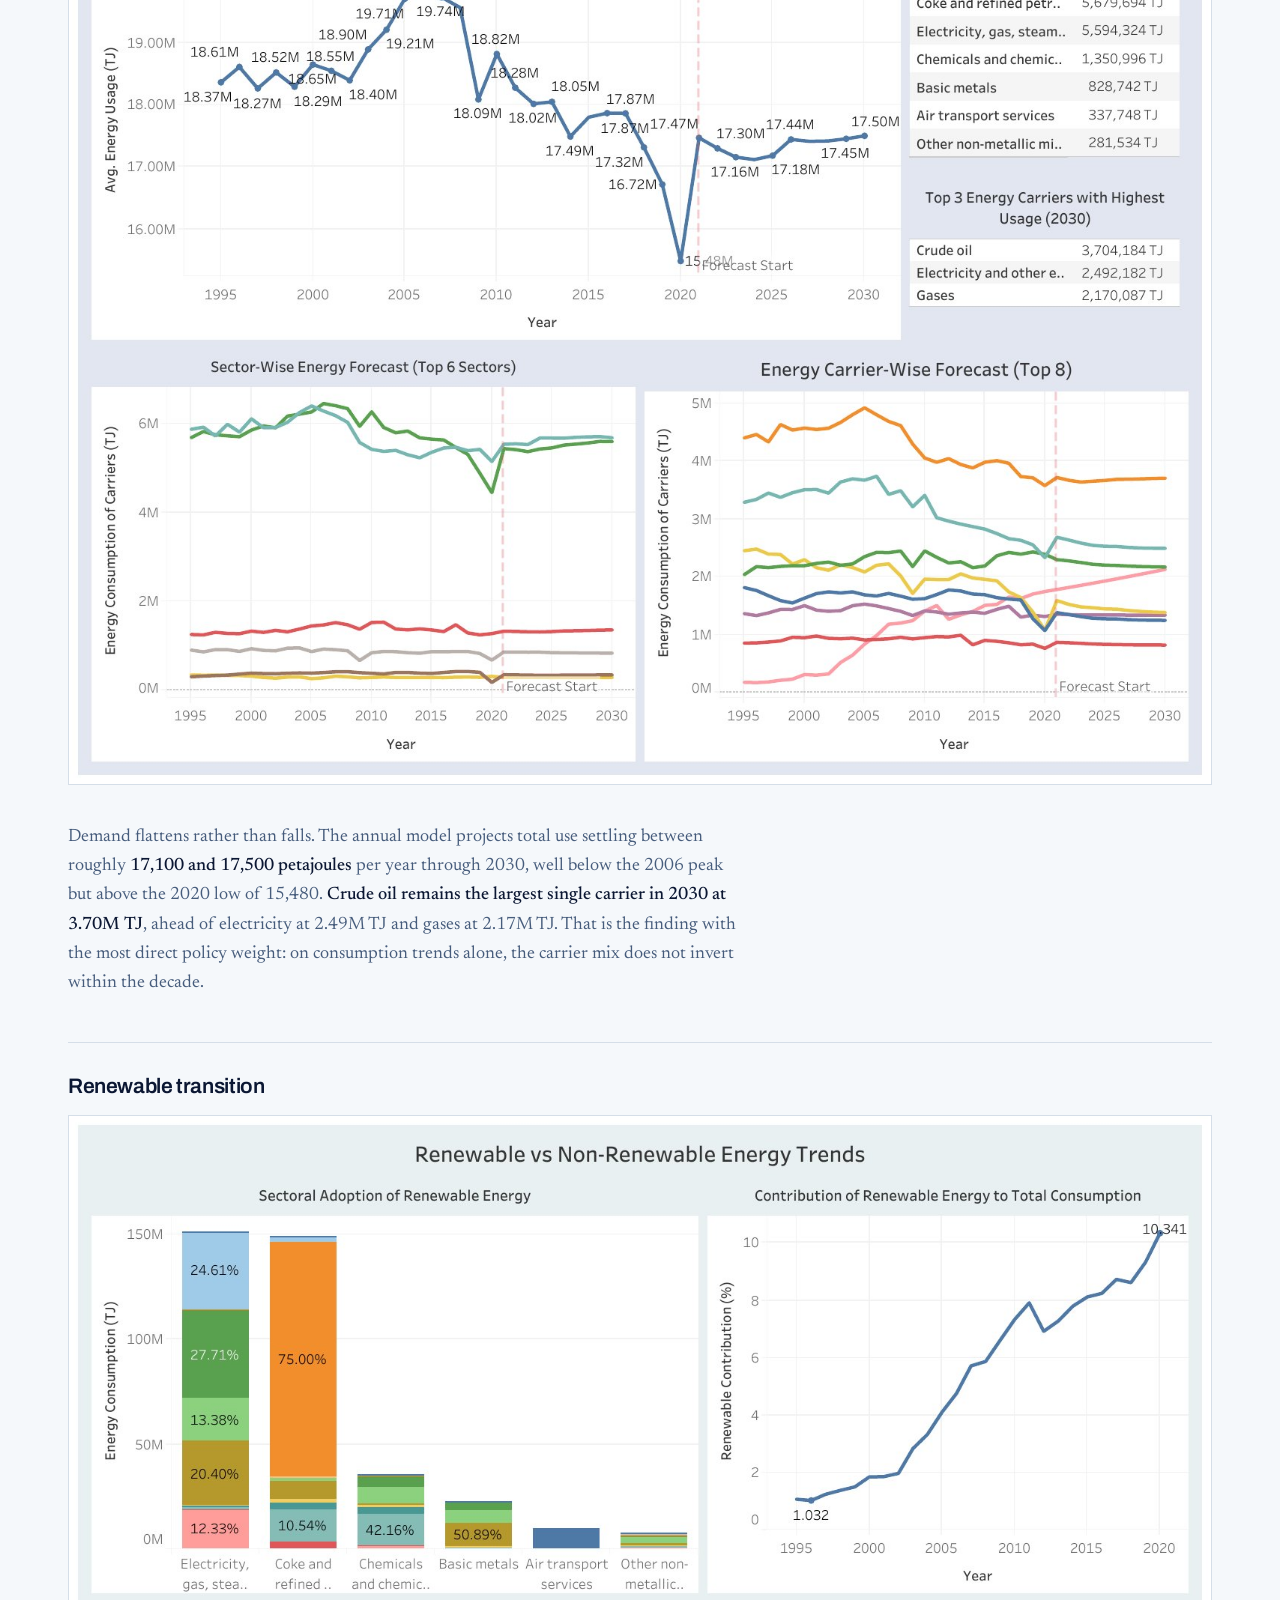
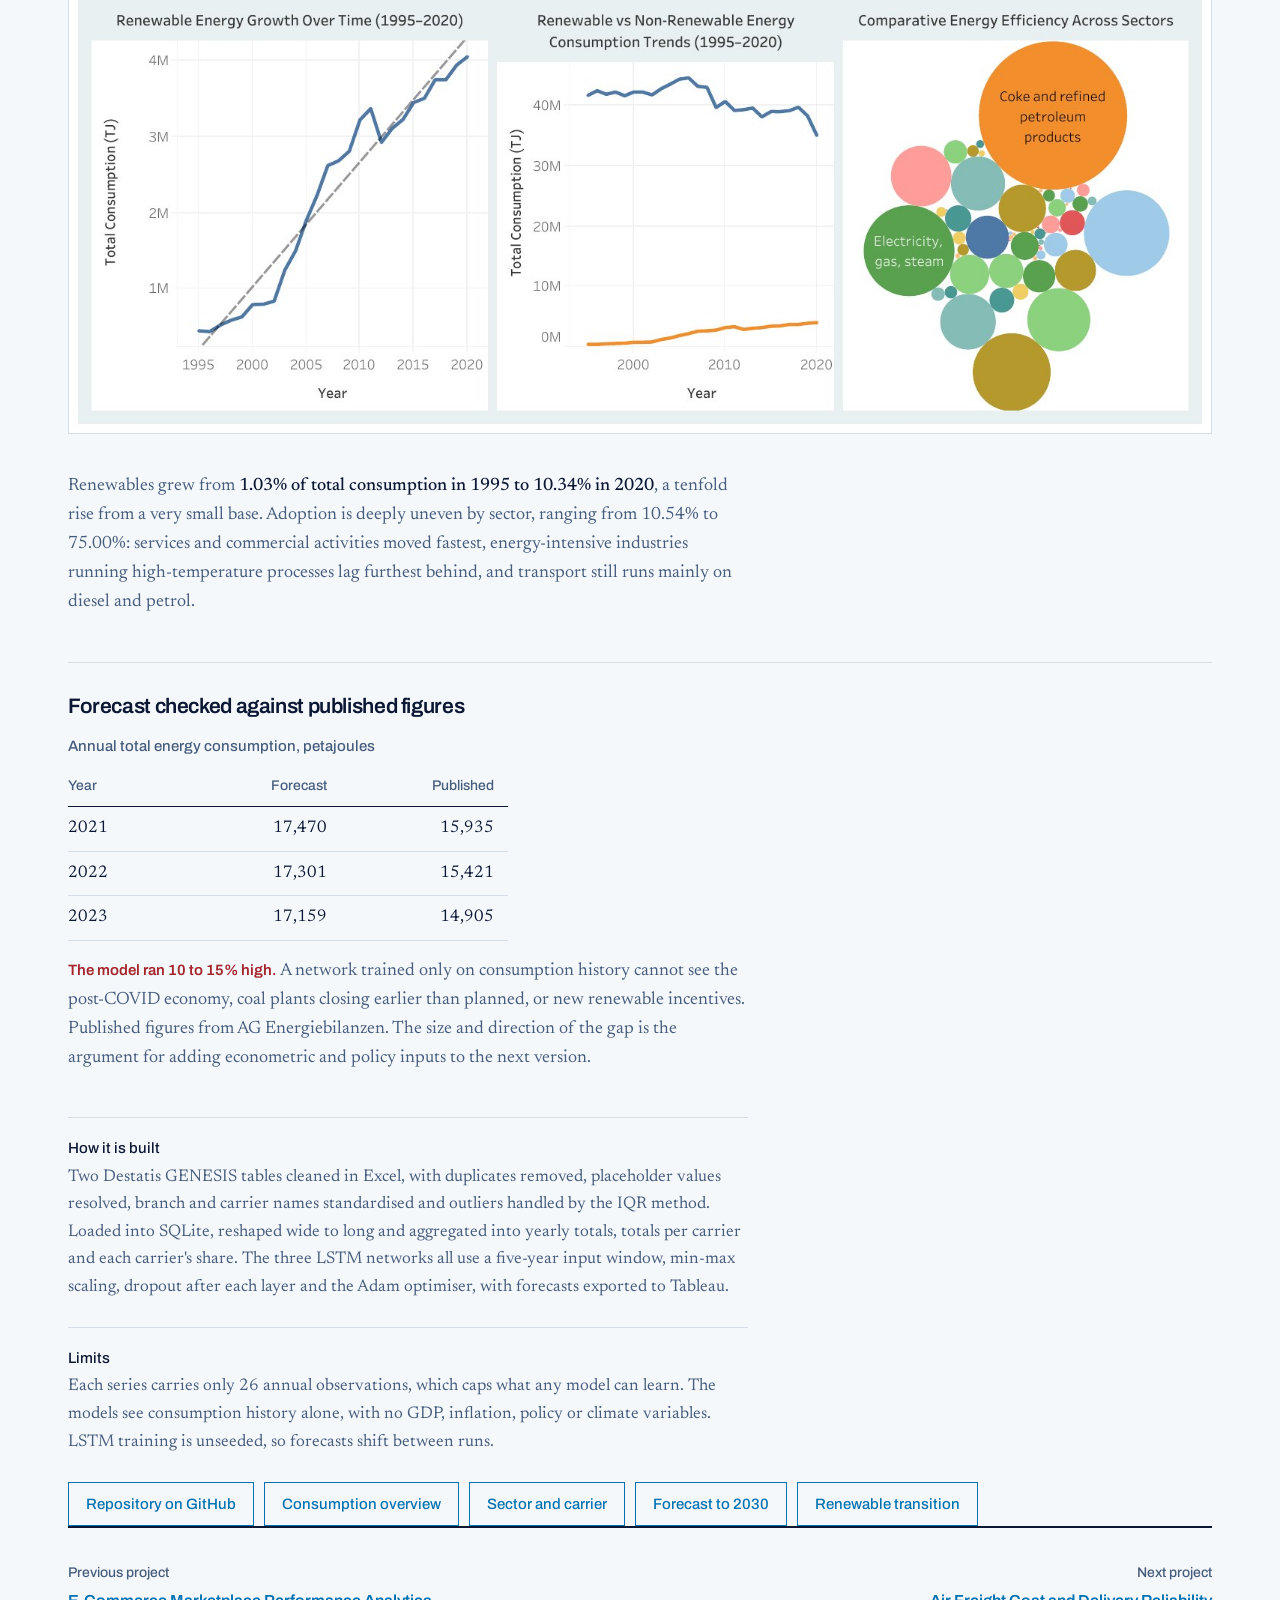
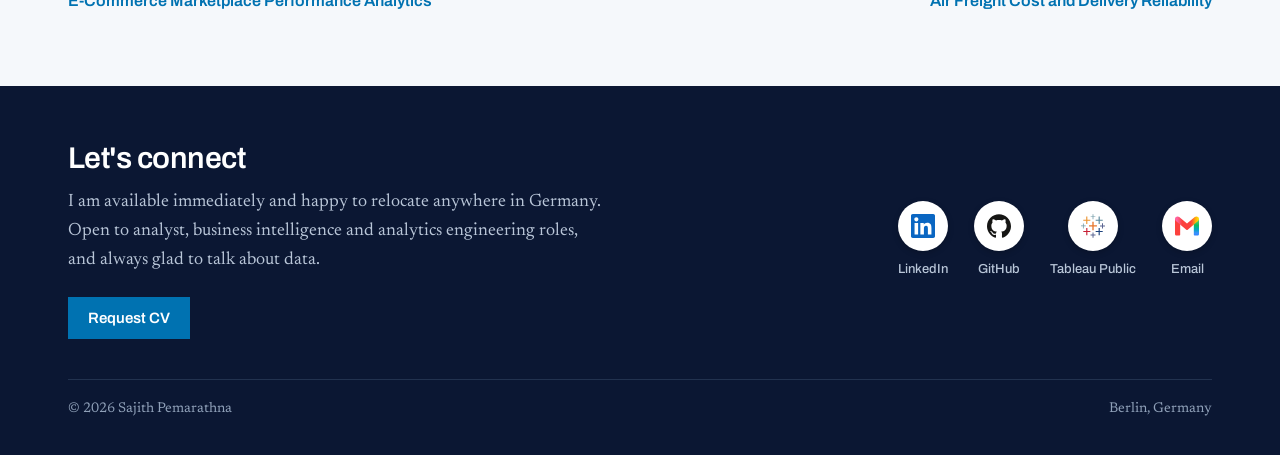
<file: project-energy.html>
<!DOCTYPE html>
<html lang="en">
<head>
<meta charset="utf-8">
<meta name="viewport" content="width=device-width, initial-scale=1">
<title>Forecasting Germany's Energy Consumption to 2030 &mdash; Sajith Pemarathna</title>
<meta name="description" content="MSc dissertation forecasting German sector and carrier-level energy demand to 2030 using LSTM networks and Tableau.">
<link rel="preconnect" href="https://fonts.googleapis.com">
<link rel="preconnect" href="https://fonts.gstatic.com" crossorigin>
<link href="https://fonts.googleapis.com/css2?family=Archivo:wght@400;500;600;700&amp;family=Newsreader:ital,opsz,wght@0,6..72,300;0,6..72,400;0,6..72,500;1,6..72,400&amp;display=swap" rel="stylesheet">
<link rel="stylesheet" href="style.css">
</head>

<body>

<nav class="nav">
  <div class="wrap nav-inner">
    <a class="nav-name" href="index.html">Sajith Pemarathna</a>
    <div class="nav-right">
      <div class="nav-links">
        <a href="index.html#work" aria-current="page">Projects</a>
        <a href="index.html#skills">Skills</a>
        <a href="index.html#about">About</a>
        <a href="#contact">Contact</a>
      </div>
      <a class="btn btn-solid" href="mailto:sajiths.pemarathna@gmail.com?subject=CV%20request" data-cv-request>Request CV</a>
    </div>
  </div>
</nav>

<main>
<article class="case-head">
  <div class="wrap">
    <a class="back-link" href="index.html#work">Back to all projects</a>
    <h1 class="case-title">Forecasting Germany's Energy Consumption to 2030</h1>
    <p class="case-kicker">Python, LSTM, SQL, Tableau &middot; MSc dissertation, BSBI 2025</p>

    <p class="case-intro">Sector and carrier-level forecasts of German energy demand, built on 26 years of Destatis data covering 48 production branches and 12 energy carriers, totalling 1.12 billion terajoules of recorded consumption. Random Forest, XGBoost, Bi-GRU and LSTM were compared on chronological train and test splits using MSE, RMSE, MAE and MAPE. Three stacked LSTM networks produced the final 2021 to 2030 forecasts for total, sector and carrier demand, predicting recursively by feeding each year back in as input for the next. Four Tableau dashboards carry the results.</p>

    <div class="page-block">
      <h4>Consumption overview, 1995 to 2020</h4>
      <figure class="shot">
        <a href="images/energy-1-overview.jpg"><img src="images/energy-1-overview.jpg" alt="Tableau dashboard showing total German energy consumption by sector, yearly trend and annual growth rate" onerror="this.closest('figure').remove()"></a>
      </figure>
      <p>Two sectors dominate and are almost evenly matched: <strong>electricity, gas, steam and air conditioning at 150.98M TJ</strong> and coke and refined petroleum products at 148.89M TJ, against 35.30M TJ for the next largest. Annual growth swings widely, from <strong>-7.31% to +3.31%</strong>, with the sharpest contractions in the 2009 downturn and again in 2020.</p>
    </div>

    <div class="page-block">
      <h4>Sector and carrier breakdown</h4>
      <figure class="shot">
        <a href="images/energy-2-sector-carrier.jpg"><img src="images/energy-2-sector-carrier.jpg" alt="Tableau dashboard breaking energy carrier usage down by sector and year" onerror="this.closest('figure').remove()"></a>
      </figure>
      <p>Crude oil is by far the largest carrier across the period at <strong>111.67M TJ</strong>, ahead of electricity and other energy sources at 41.84M TJ, brown coal at 37.15M TJ and hard coal at 30.80M TJ. Total renewable consumption reached 1.48M TJ in 2020. The year-by-year matrix makes the divergence legible: carriers holding steady, carriers in structural decline, and renewables climbing from a near-zero base.</p>
    </div>

    <div class="page-block">
      <h4>Forecast to 2030</h4>
      <figure class="shot">
        <a href="images/energy-3-forecast.jpg"><img src="images/energy-3-forecast.jpg" alt="Tableau dashboard showing annual, sector-wise and carrier-wise energy forecasts through 2030" onerror="this.closest('figure').remove()"></a>
      </figure>
      <p>Demand flattens rather than falls. The annual model projects total use settling between roughly <strong>17,100 and 17,500 petajoules</strong> per year through 2030, well below the 2006 peak but above the 2020 low of 15,480. <strong>Crude oil remains the largest single carrier in 2030 at 3.70M TJ</strong>, ahead of electricity at 2.49M TJ and gases at 2.17M TJ. That is the finding with the most direct policy weight: on consumption trends alone, the carrier mix does not invert within the decade.</p>
    </div>

    <div class="page-block">
      <h4>Renewable transition</h4>
      <figure class="shot">
        <a href="images/energy-4-renewables.jpg"><img src="images/energy-4-renewables.jpg" alt="Tableau dashboard comparing renewable and non-renewable energy trends and sectoral adoption" onerror="this.closest('figure').remove()"></a>
      </figure>
      <p>Renewables grew from <strong>1.03% of total consumption in 1995 to 10.34% in 2020</strong>, a tenfold rise from a very small base. Adoption is deeply uneven by sector, ranging from 10.54% to 75.00%: services and commercial activities moved fastest, energy-intensive industries running high-temperature processes lag furthest behind, and transport still runs mainly on diesel and petrol.</p>
    </div>

    <div class="page-block">
      <h4>Forecast checked against published figures</h4>
      <table class="check">
        <caption>Annual total energy consumption, petajoules</caption>
        <thead><tr><th scope="col">Year</th><th scope="col">Forecast</th><th scope="col">Published</th></tr></thead>
        <tbody>
          <tr><td>2021</td><td>17,470</td><td>15,935</td></tr>
          <tr><td>2022</td><td>17,301</td><td>15,421</td></tr>
          <tr><td>2023</td><td>17,159</td><td>14,905</td></tr>
        </tbody>
      </table>
      <p><span class="flag">The model ran 10 to 15% high.</span> A network trained only on consumption history cannot see the post-COVID economy, coal plants closing earlier than planned, or new renewable incentives. Published figures from AG Energiebilanzen. The size and direction of the gap is the argument for adding econometric and policy inputs to the next version.</p>
    </div>

    <div class="stack-line">
      <b>How it is built</b>
      Two Destatis GENESIS tables cleaned in Excel, with duplicates removed, placeholder values resolved, branch and carrier names standardised and outliers handled by the IQR method. Loaded into SQLite, reshaped wide to long and aggregated into yearly totals, totals per carrier and each carrier's share. The three LSTM networks all use a five-year input window, min-max scaling, dropout after each layer and the Adam optimiser, with forecasts exported to Tableau.
    </div>

    <div class="stack-line">
      <b>Limits</b>
      Each series carries only 26 annual observations, which caps what any model can learn. The models see consumption history alone, with no GDP, inflation, policy or climate variables. LSTM training is unseeded, so forecasts shift between runs.
    </div>

    <div class="links">
      <a href="https://github.com/Sajithpemarathna/Energy-Consumption-Forecasting-in-Germany-Using-Machine-Learning">Repository on GitHub</a>
      <a href="https://public.tableau.com/views/EnergyConsumptionOverview_17381460669580/EnergyConsumptionOverview">Consumption overview</a>
      <a href="https://public.tableau.com/views/EnergyUsagebySectorandCarrier/EnergyUsagebySectorandCarrier">Sector and carrier</a>
      <a href="https://public.tableau.com/views/EnergyConsumptionForecastinGermany1995-2030/GermanysEnergyConsumptionForecast1995-2030">Forecast to 2030</a>
      <a href="https://public.tableau.com/views/RenewablevsNon-RenewableEnergyTrends/RenewablevsNon-RenewableEnergyTrends">Renewable transition</a>
    </div>
  </div>
</article>

<div class="wrap">
  <nav class="case-nav" aria-label="Other projects">
    <a href="project-marketplace.html"><small>Previous project</small>E-Commerce Marketplace Performance Analytics</a>
    <a href="project-freight.html" style="text-align:right;"><small>Next project</small>Air Freight Cost and Delivery Reliability</a>
  </nav>
</div>
</main>

<footer id="contact" class="site-footer">
  <div class="wrap">
    <div class="footer-grid">
      <div>
        <h2>Let's connect</h2>
        <p>I am available immediately and happy to relocate anywhere in Germany. Open to analyst, business intelligence and analytics engineering roles, and always glad to talk about data.</p>
        <p style="margin-top:22px;"><a class="btn btn-solid" href="mailto:sajiths.pemarathna@gmail.com?subject=CV%20request" data-cv-request>Request CV</a></p>
      </div>
      <div class="footer-icons"><a href="https://www.linkedin.com/in/sajith-pemarathna" aria-label="LinkedIn"><svg viewBox="0 0 24 24" fill="currentColor" aria-hidden="true"><path d="M20.447 20.452h-3.554v-5.569c0-1.328-.027-3.037-1.852-3.037-1.853 0-2.136 1.445-2.136 2.939v5.667H9.351V9h3.414v1.561h.046c.477-.9 1.637-1.85 3.37-1.85 3.601 0 4.267 2.37 4.267 5.455v6.286zM5.337 7.433c-1.144 0-2.063-.926-2.063-2.065 0-1.138.92-2.063 2.063-2.063 1.14 0 2.064.925 2.064 2.063 0 1.139-.925 2.065-2.064 2.065zm1.782 13.019H3.555V9h3.564v11.452zM22.225 0H1.771C.792 0 0 .774 0 1.729v20.542C0 23.227.792 24 1.771 24h20.451C23.2 24 24 23.227 24 22.271V1.729C24 .774 23.2 0 22.222 0h.003z"/></svg><span>LinkedIn</span></a><a href="https://github.com/Sajithpemarathna" aria-label="GitHub"><svg viewBox="0 0 24 24" fill="currentColor" aria-hidden="true"><path d="M12 .297c-6.63 0-12 5.373-12 12 0 5.303 3.438 9.8 8.205 11.385.6.113.82-.258.82-.577 0-.285-.01-1.04-.015-2.04-3.338.724-4.042-1.61-4.042-1.61C4.422 18.07 3.633 17.7 3.633 17.7c-1.087-.744.084-.729.084-.729 1.205.084 1.838 1.236 1.838 1.236 1.07 1.835 2.809 1.305 3.495.998.108-.776.417-1.305.76-1.605-2.665-.3-5.466-1.332-5.466-5.93 0-1.31.465-2.38 1.235-3.22-.135-.303-.54-1.523.105-3.176 0 0 1.005-.322 3.3 1.23.96-.267 1.98-.399 3-.405 1.02.006 2.04.138 3 .405 2.28-1.552 3.285-1.23 3.285-1.23.645 1.653.24 2.873.12 3.176.765.84 1.23 1.91 1.23 3.22 0 4.61-2.805 5.625-5.475 5.92.42.36.81 1.096.81 2.22 0 1.606-.015 2.896-.015 3.286 0 .315.21.69.825.57C20.565 22.092 24 17.592 24 12.297c0-6.627-5.373-12-12-12"/></svg><span>GitHub</span></a><a href="https://public.tableau.com/app/profile/sajith.pemarathna" aria-label="Tableau Public"><svg viewBox="0 0 24 24" fill="currentColor" aria-hidden="true"><rect x="11.05" y="6" width="1.9" height="12"/><rect x="6" y="11.05" width="12" height="1.9"/><rect x="11.4" y="0.5" width="1.2" height="4.2"/><rect x="9.9" y="2" width="4.2" height="1.2"/><rect x="11.4" y="19.3" width="1.2" height="4.2"/><rect x="9.9" y="20.8" width="4.2" height="1.2"/><rect x="2" y="9.9" width="1.2" height="4.2"/><rect x="0.5" y="11.4" width="4.2" height="1.2"/><rect x="20.8" y="9.9" width="1.2" height="4.2"/><rect x="19.3" y="11.4" width="4.2" height="1.2"/><rect x="4.95" y="3.8" width="0.9" height="3.2"/><rect x="3.8" y="4.95" width="3.2" height="0.9"/><rect x="18.15" y="3.8" width="0.9" height="3.2"/><rect x="17" y="4.95" width="3.2" height="0.9"/><rect x="4.95" y="17" width="0.9" height="3.2"/><rect x="3.8" y="18.15" width="3.2" height="0.9"/><rect x="18.15" y="17" width="0.9" height="3.2"/><rect x="17" y="18.15" width="3.2" height="0.9"/></svg><span>Tableau Public</span></a><a href="mailto:sajiths.pemarathna@gmail.com" aria-label="Email"><svg viewBox="0 0 24 24" fill="none" stroke="currentColor" stroke-width="1.8" stroke-linecap="round" stroke-linejoin="round" aria-hidden="true"><rect x="2.5" y="5" width="19" height="14" rx="1.5"/><path d="M3.2 6.3 12 12.8l8.8-6.5"/></svg><span>Email</span></a></div>
    </div>
    <div class="footer-base"><span>&copy; 2026 Sajith Pemarathna</span><span>Berlin, Germany</span></div>
  </div>
</footer>

<script src="cv-request.js"></script>
</body>
</html>
</file>
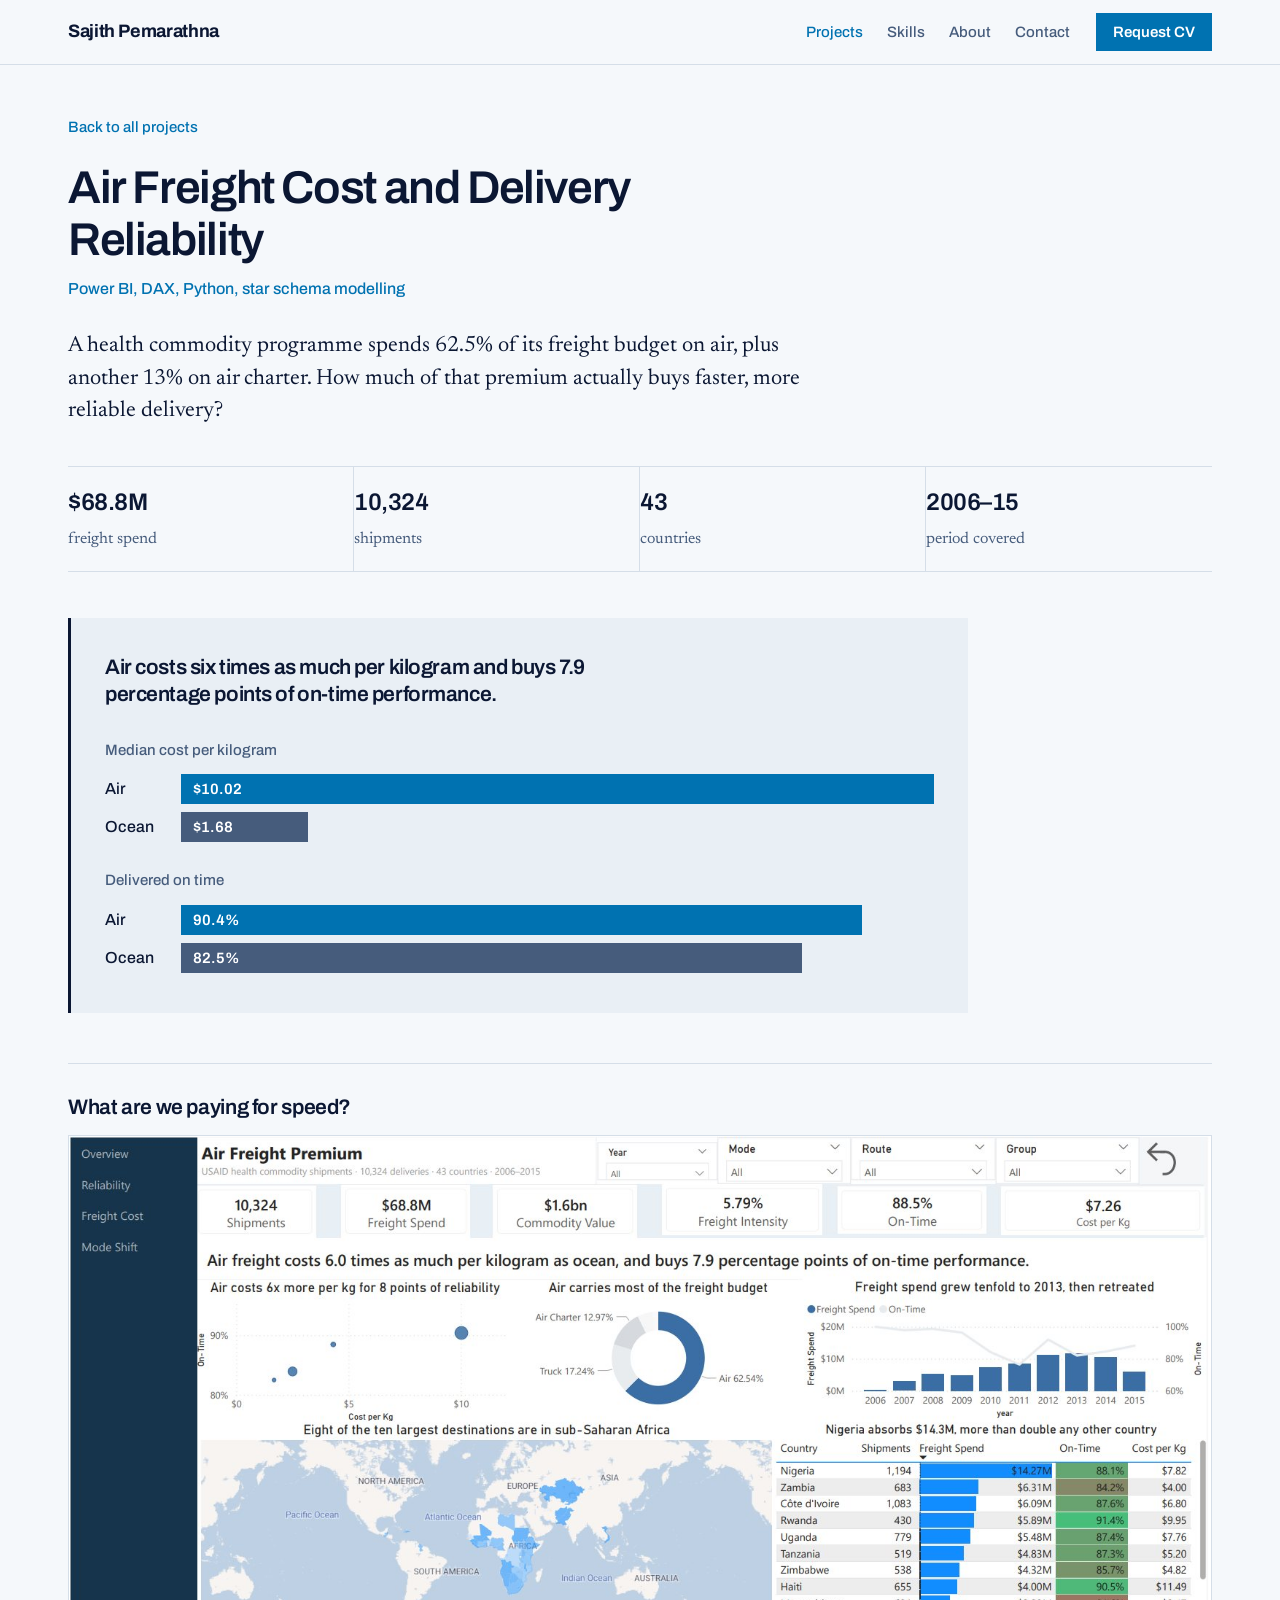
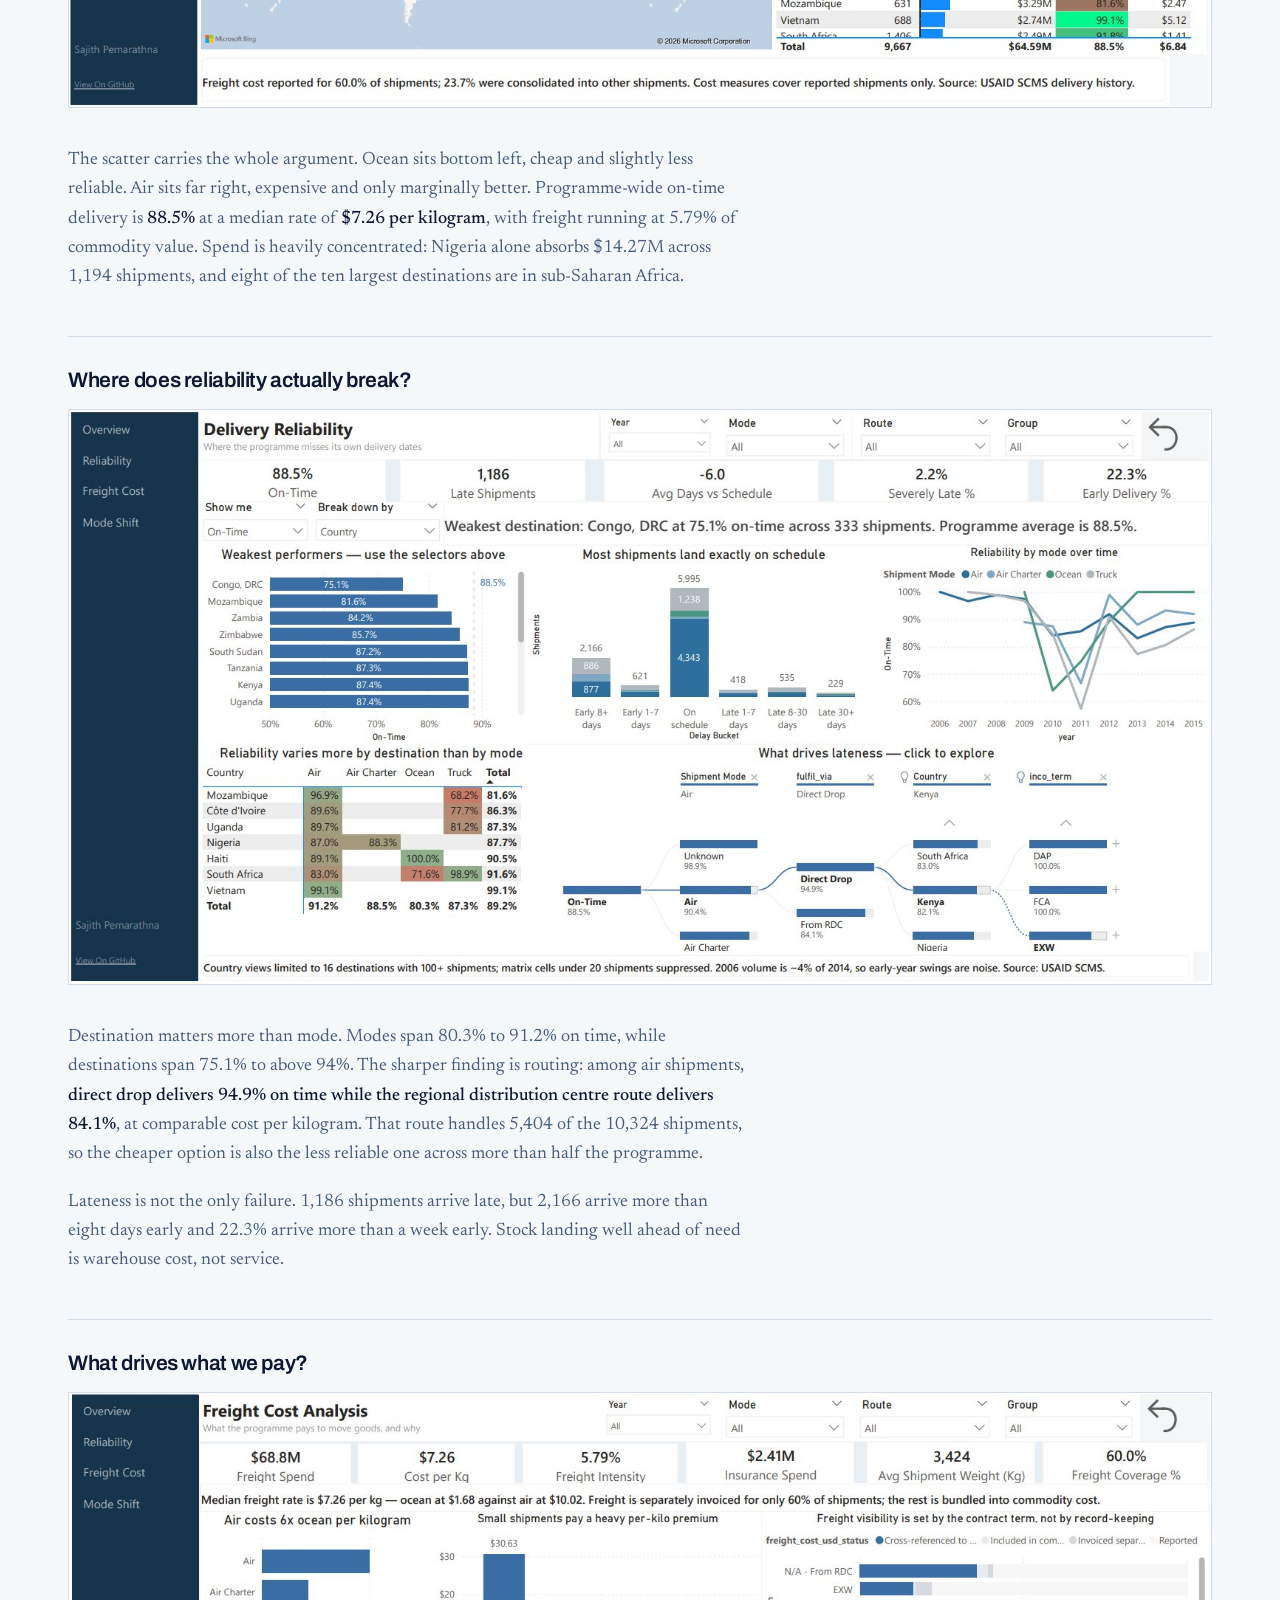
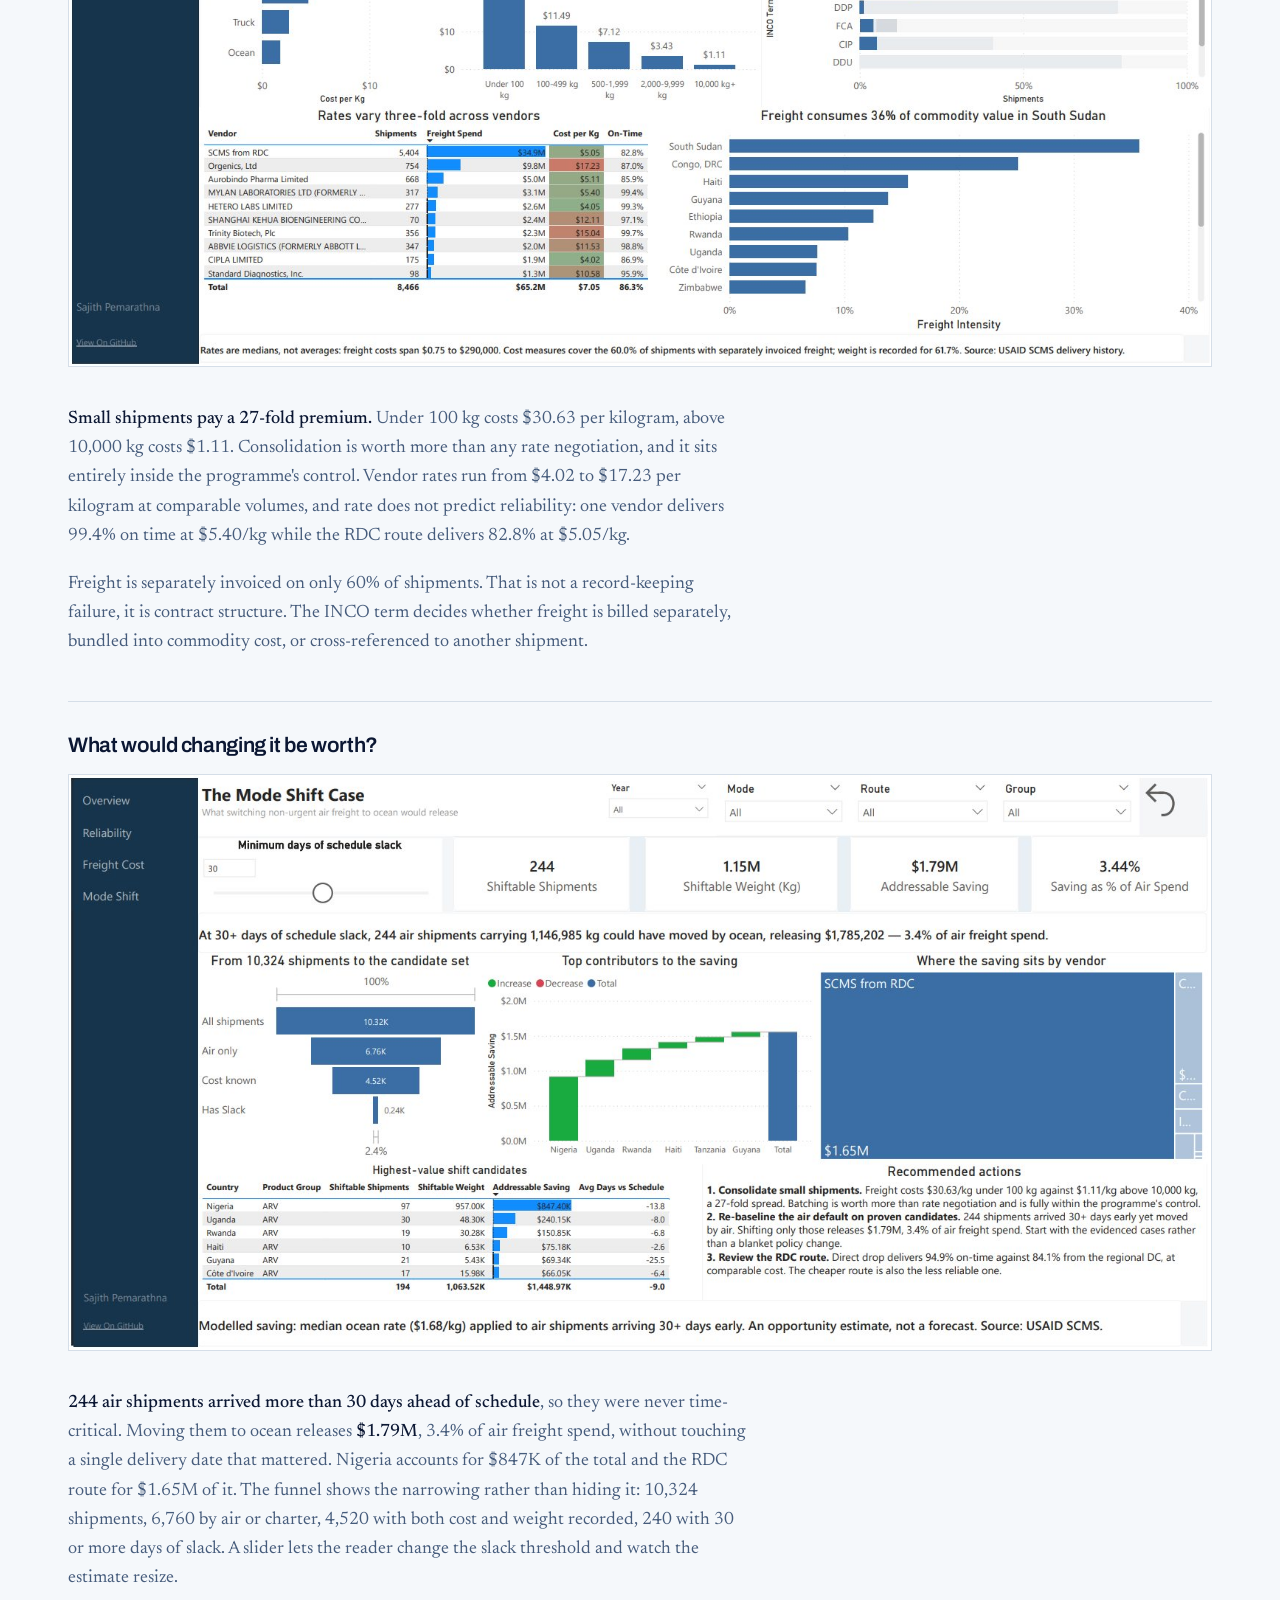
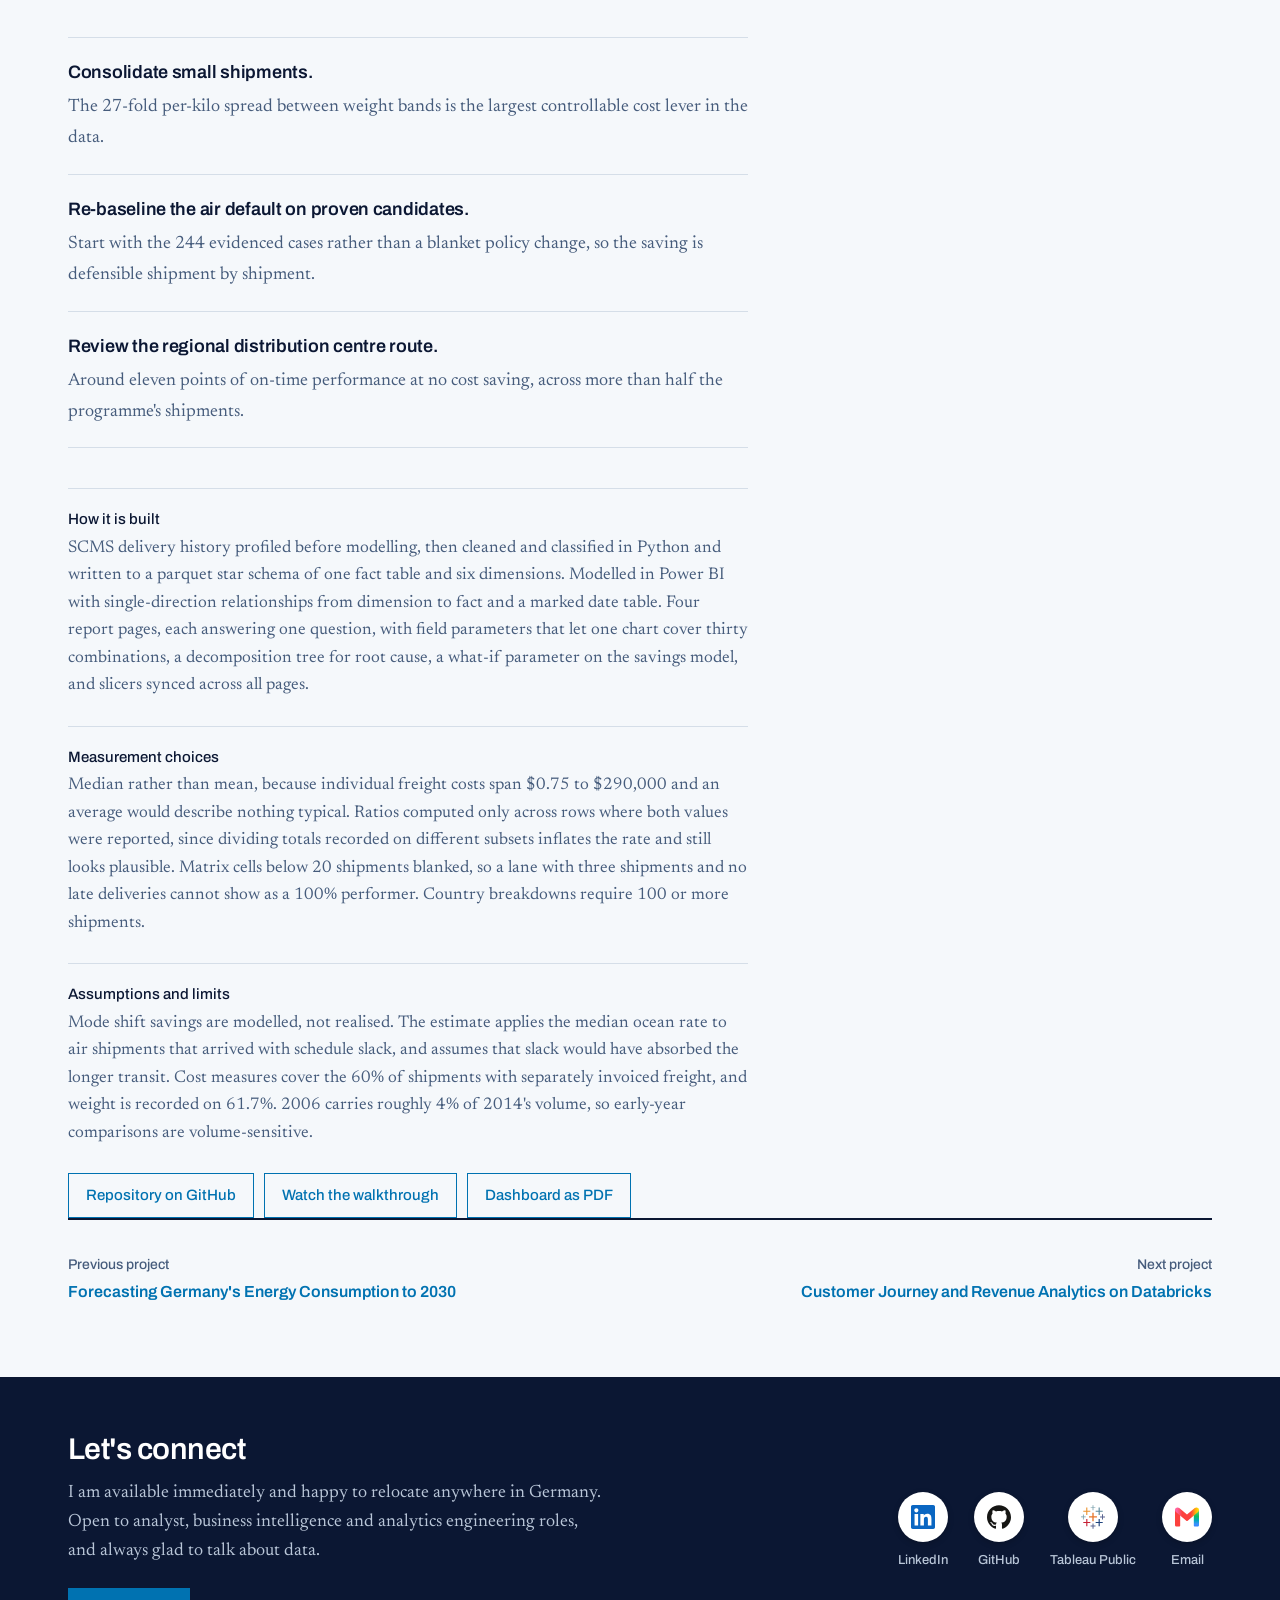
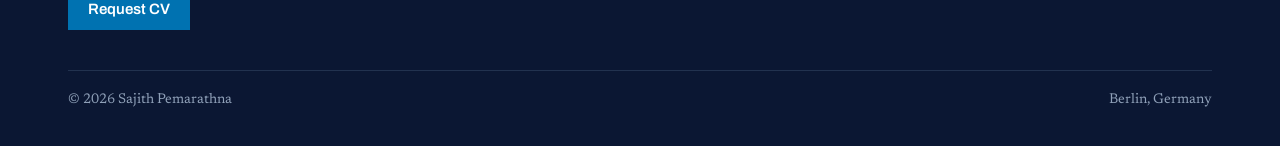
<file: project-freight.html>
<!DOCTYPE html>
<html lang="en">
<head>
<meta charset="utf-8">
<meta name="viewport" content="width=device-width, initial-scale=1">
<title>Air Freight Cost and Delivery Reliability &mdash; Sajith Pemarathna</title>
<meta name="description" content="Power BI analysis of $68.8M of freight across 10,324 shipments, testing whether the air premium buys delivery reliability.">
<link rel="preconnect" href="https://fonts.googleapis.com">
<link rel="preconnect" href="https://fonts.gstatic.com" crossorigin>
<link href="https://fonts.googleapis.com/css2?family=Archivo:wght@400;500;600;700&amp;family=Newsreader:ital,opsz,wght@0,6..72,300;0,6..72,400;0,6..72,500;1,6..72,400&amp;display=swap" rel="stylesheet">
<link rel="stylesheet" href="style.css">
</head>

<body>

<nav class="nav">
  <div class="wrap nav-inner">
    <a class="nav-name" href="index.html">Sajith Pemarathna</a>
    <div class="nav-right">
      <div class="nav-links">
        <a href="index.html#work" aria-current="page">Projects</a>
        <a href="index.html#skills">Skills</a>
        <a href="index.html#about">About</a>
        <a href="#contact">Contact</a>
      </div>
      <a class="btn btn-solid" href="mailto:sajiths.pemarathna@gmail.com?subject=CV%20request" data-cv-request>Request CV</a>
    </div>
  </div>
</nav>

<main>
<article class="case-head">
  <div class="wrap">
    <a class="back-link" href="index.html#work">Back to all projects</a>
    <h1 class="case-title">Air Freight Cost and Delivery Reliability</h1>
    <p class="case-kicker">Power BI, DAX, Python, star schema modelling</p>

    <p class="case-question">A health commodity programme spends 62.5% of its freight budget on air, plus another 13% on air charter. How much of that premium actually buys faster, more reliable delivery?</p>

    <div class="scale">
      <div><b>$68.8M</b><span>freight spend</span></div>
      <div><b>10,324</b><span>shipments</span></div>
      <div><b>43</b><span>countries</span></div>
      <div><b>2006&ndash;15</b><span>period covered</span></div>
    </div>

    <div class="compare">
      <p class="compare-head">Air costs six times as much per kilogram and buys 7.9 percentage points of on-time performance.</p>
      <div class="metric">
        <div class="metric-name">Median cost per kilogram</div>
        <div class="row"><div class="row-name">Air</div>
          <div class="track"><div class="bar" style="--w:100%"></div><div class="bar-value">$10.02</div></div></div>
        <div class="row"><div class="row-name">Ocean</div>
          <div class="track"><div class="bar alt" style="--w:16.8%"></div><div class="bar-value">$1.68</div></div></div>
      </div>
      <div class="metric">
        <div class="metric-name">Delivered on time</div>
        <div class="row"><div class="row-name">Air</div>
          <div class="track"><div class="bar" style="--w:90.4%"></div><div class="bar-value">90.4%</div></div></div>
        <div class="row"><div class="row-name">Ocean</div>
          <div class="track"><div class="bar alt" style="--w:82.5%"></div><div class="bar-value">82.5%</div></div></div>
      </div>
    </div>

    <div class="page-block">
      <h4>What are we paying for speed?</h4>
      <figure class="shot">
        <a href="images/freight-1-overview.jpg"><img src="images/freight-1-overview.jpg" alt="Power BI overview page plotting cost per kilogram against on-time delivery by transport mode" onerror="this.closest('figure').remove()"></a>
      </figure>
      <p>The scatter carries the whole argument. Ocean sits bottom left, cheap and slightly less reliable. Air sits far right, expensive and only marginally better. Programme-wide on-time delivery is <strong>88.5%</strong> at a median rate of <strong>$7.26 per kilogram</strong>, with freight running at 5.79% of commodity value. Spend is heavily concentrated: Nigeria alone absorbs $14.27M across 1,194 shipments, and eight of the ten largest destinations are in sub-Saharan Africa.</p>
    </div>

    <div class="page-block">
      <h4>Where does reliability actually break?</h4>
      <figure class="shot">
        <a href="images/freight-2-reliability.jpg"><img src="images/freight-2-reliability.jpg" alt="Power BI reliability page comparing on-time performance across modes, destinations and routing" onerror="this.closest('figure').remove()"></a>
      </figure>
      <p>Destination matters more than mode. Modes span 80.3% to 91.2% on time, while destinations span 75.1% to above 94%. The sharper finding is routing: among air shipments, <strong>direct drop delivers 94.9% on time while the regional distribution centre route delivers 84.1%</strong>, at comparable cost per kilogram. That route handles 5,404 of the 10,324 shipments, so the cheaper option is also the less reliable one across more than half the programme.</p>
      <p>Lateness is not the only failure. 1,186 shipments arrive late, but 2,166 arrive more than eight days early and 22.3% arrive more than a week early. Stock landing well ahead of need is warehouse cost, not service.</p>
    </div>

    <div class="page-block">
      <h4>What drives what we pay?</h4>
      <figure class="shot">
        <a href="images/freight-3-cost.jpg"><img src="images/freight-3-cost.jpg" alt="Power BI cost page showing cost per kilogram by weight band, vendor rates and freight intensity" onerror="this.closest('figure').remove()"></a>
      </figure>
      <p><strong>Small shipments pay a 27-fold premium.</strong> Under 100 kg costs $30.63 per kilogram, above 10,000 kg costs $1.11. Consolidation is worth more than any rate negotiation, and it sits entirely inside the programme's control. Vendor rates run from $4.02 to $17.23 per kilogram at comparable volumes, and rate does not predict reliability: one vendor delivers 99.4% on time at $5.40/kg while the RDC route delivers 82.8% at $5.05/kg.</p>
      <p>Freight is separately invoiced on only 60% of shipments. That is not a record-keeping failure, it is contract structure. The INCO term decides whether freight is billed separately, bundled into commodity cost, or cross-referenced to another shipment.</p>
    </div>

    <div class="page-block">
      <h4>What would changing it be worth?</h4>
      <figure class="shot">
        <a href="images/freight-4-mode-shift.jpg"><img src="images/freight-4-mode-shift.jpg" alt="Power BI mode shift page with a funnel narrowing to evidenced candidates and a what-if savings slider" onerror="this.closest('figure').remove()"></a>
      </figure>
      <p><strong>244 air shipments arrived more than 30 days ahead of schedule</strong>, so they were never time-critical. Moving them to ocean releases <strong>$1.79M</strong>, 3.4% of air freight spend, without touching a single delivery date that mattered. Nigeria accounts for $847K of the total and the RDC route for $1.65M of it. The funnel shows the narrowing rather than hiding it: 10,324 shipments, 6,760 by air or charter, 4,520 with both cost and weight recorded, 240 with 30 or more days of slack. A slider lets the reader change the slack threshold and watch the estimate resize.</p>
    </div>

    <ul class="findings">
      <li><b>Consolidate small shipments.</b><span>The 27-fold per-kilo spread between weight bands is the largest controllable cost lever in the data.</span></li>
      <li><b>Re-baseline the air default on proven candidates.</b><span>Start with the 244 evidenced cases rather than a blanket policy change, so the saving is defensible shipment by shipment.</span></li>
      <li><b>Review the regional distribution centre route.</b><span>Around eleven points of on-time performance at no cost saving, across more than half the programme's shipments.</span></li>
    </ul>

    <div class="stack-line">
      <b>How it is built</b>
      SCMS delivery history profiled before modelling, then cleaned and classified in Python and written to a parquet star schema of one fact table and six dimensions. Modelled in Power BI with single-direction relationships from dimension to fact and a marked date table. Four report pages, each answering one question, with field parameters that let one chart cover thirty combinations, a decomposition tree for root cause, a what-if parameter on the savings model, and slicers synced across all pages.
    </div>

    <div class="stack-line">
      <b>Measurement choices</b>
      Median rather than mean, because individual freight costs span $0.75 to $290,000 and an average would describe nothing typical. Ratios computed only across rows where both values were reported, since dividing totals recorded on different subsets inflates the rate and still looks plausible. Matrix cells below 20 shipments blanked, so a lane with three shipments and no late deliveries cannot show as a 100% performer. Country breakdowns require 100 or more shipments.
    </div>

    <div class="stack-line">
      <b>Assumptions and limits</b>
      Mode shift savings are modelled, not realised. The estimate applies the median ocean rate to air shipments that arrived with schedule slack, and assumes that slack would have absorbed the longer transit. Cost measures cover the 60% of shipments with separately invoiced freight, and weight is recorded on 61.7%. 2006 carries roughly 4% of 2014's volume, so early-year comparisons are volume-sensitive.
    </div>

    <div class="links">
      <a href="https://github.com/Sajithpemarathna/freight-cost-reliability-powerbi">Repository on GitHub</a>
      <a href="https://drive.google.com/file/d/12-eX2bFE2btkpOI8TGqlqj-VhlY8KTS1/view?usp=sharing">Watch the walkthrough</a>
      <a href="https://github.com/Sajithpemarathna/freight-cost-reliability-powerbi/blob/main/docs/air-freight-premium-dashboard.pdf">Dashboard as PDF</a>
    </div>
  </div>
</article>

<div class="wrap">
  <nav class="case-nav" aria-label="Other projects">
    <a href="project-energy.html"><small>Previous project</small>Forecasting Germany's Energy Consumption to 2030</a>
    <a href="project-databricks.html" style="text-align:right;"><small>Next project</small>Customer Journey and Revenue Analytics on Databricks</a>
  </nav>
</div>
</main>

<footer id="contact" class="site-footer">
  <div class="wrap">
    <div class="footer-grid">
      <div>
        <h2>Let's connect</h2>
        <p>I am available immediately and happy to relocate anywhere in Germany. Open to analyst, business intelligence and analytics engineering roles, and always glad to talk about data.</p>
        <p style="margin-top:22px;"><a class="btn btn-solid" href="mailto:sajiths.pemarathna@gmail.com?subject=CV%20request" data-cv-request>Request CV</a></p>
      </div>
      <div class="footer-icons"><a href="https://www.linkedin.com/in/sajith-pemarathna" aria-label="LinkedIn"><svg viewBox="0 0 24 24" fill="currentColor" aria-hidden="true"><path d="M20.447 20.452h-3.554v-5.569c0-1.328-.027-3.037-1.852-3.037-1.853 0-2.136 1.445-2.136 2.939v5.667H9.351V9h3.414v1.561h.046c.477-.9 1.637-1.85 3.37-1.85 3.601 0 4.267 2.37 4.267 5.455v6.286zM5.337 7.433c-1.144 0-2.063-.926-2.063-2.065 0-1.138.92-2.063 2.063-2.063 1.14 0 2.064.925 2.064 2.063 0 1.139-.925 2.065-2.064 2.065zm1.782 13.019H3.555V9h3.564v11.452zM22.225 0H1.771C.792 0 0 .774 0 1.729v20.542C0 23.227.792 24 1.771 24h20.451C23.2 24 24 23.227 24 22.271V1.729C24 .774 23.2 0 22.222 0h.003z"/></svg><span>LinkedIn</span></a><a href="https://github.com/Sajithpemarathna" aria-label="GitHub"><svg viewBox="0 0 24 24" fill="currentColor" aria-hidden="true"><path d="M12 .297c-6.63 0-12 5.373-12 12 0 5.303 3.438 9.8 8.205 11.385.6.113.82-.258.82-.577 0-.285-.01-1.04-.015-2.04-3.338.724-4.042-1.61-4.042-1.61C4.422 18.07 3.633 17.7 3.633 17.7c-1.087-.744.084-.729.084-.729 1.205.084 1.838 1.236 1.838 1.236 1.07 1.835 2.809 1.305 3.495.998.108-.776.417-1.305.76-1.605-2.665-.3-5.466-1.332-5.466-5.93 0-1.31.465-2.38 1.235-3.22-.135-.303-.54-1.523.105-3.176 0 0 1.005-.322 3.3 1.23.96-.267 1.98-.399 3-.405 1.02.006 2.04.138 3 .405 2.28-1.552 3.285-1.23 3.285-1.23.645 1.653.24 2.873.12 3.176.765.84 1.23 1.91 1.23 3.22 0 4.61-2.805 5.625-5.475 5.92.42.36.81 1.096.81 2.22 0 1.606-.015 2.896-.015 3.286 0 .315.21.69.825.57C20.565 22.092 24 17.592 24 12.297c0-6.627-5.373-12-12-12"/></svg><span>GitHub</span></a><a href="https://public.tableau.com/app/profile/sajith.pemarathna" aria-label="Tableau Public"><svg viewBox="0 0 24 24" fill="currentColor" aria-hidden="true"><rect x="11.05" y="6" width="1.9" height="12"/><rect x="6" y="11.05" width="12" height="1.9"/><rect x="11.4" y="0.5" width="1.2" height="4.2"/><rect x="9.9" y="2" width="4.2" height="1.2"/><rect x="11.4" y="19.3" width="1.2" height="4.2"/><rect x="9.9" y="20.8" width="4.2" height="1.2"/><rect x="2" y="9.9" width="1.2" height="4.2"/><rect x="0.5" y="11.4" width="4.2" height="1.2"/><rect x="20.8" y="9.9" width="1.2" height="4.2"/><rect x="19.3" y="11.4" width="4.2" height="1.2"/><rect x="4.95" y="3.8" width="0.9" height="3.2"/><rect x="3.8" y="4.95" width="3.2" height="0.9"/><rect x="18.15" y="3.8" width="0.9" height="3.2"/><rect x="17" y="4.95" width="3.2" height="0.9"/><rect x="4.95" y="17" width="0.9" height="3.2"/><rect x="3.8" y="18.15" width="3.2" height="0.9"/><rect x="18.15" y="17" width="0.9" height="3.2"/><rect x="17" y="18.15" width="3.2" height="0.9"/></svg><span>Tableau Public</span></a><a href="mailto:sajiths.pemarathna@gmail.com" aria-label="Email"><svg viewBox="0 0 24 24" fill="none" stroke="currentColor" stroke-width="1.8" stroke-linecap="round" stroke-linejoin="round" aria-hidden="true"><rect x="2.5" y="5" width="19" height="14" rx="1.5"/><path d="M3.2 6.3 12 12.8l8.8-6.5"/></svg><span>Email</span></a></div>
    </div>
    <div class="footer-base"><span>&copy; 2026 Sajith Pemarathna</span><span>Berlin, Germany</span></div>
  </div>
</footer>

<script src="cv-request.js"></script>
</body>
</html>
</file>
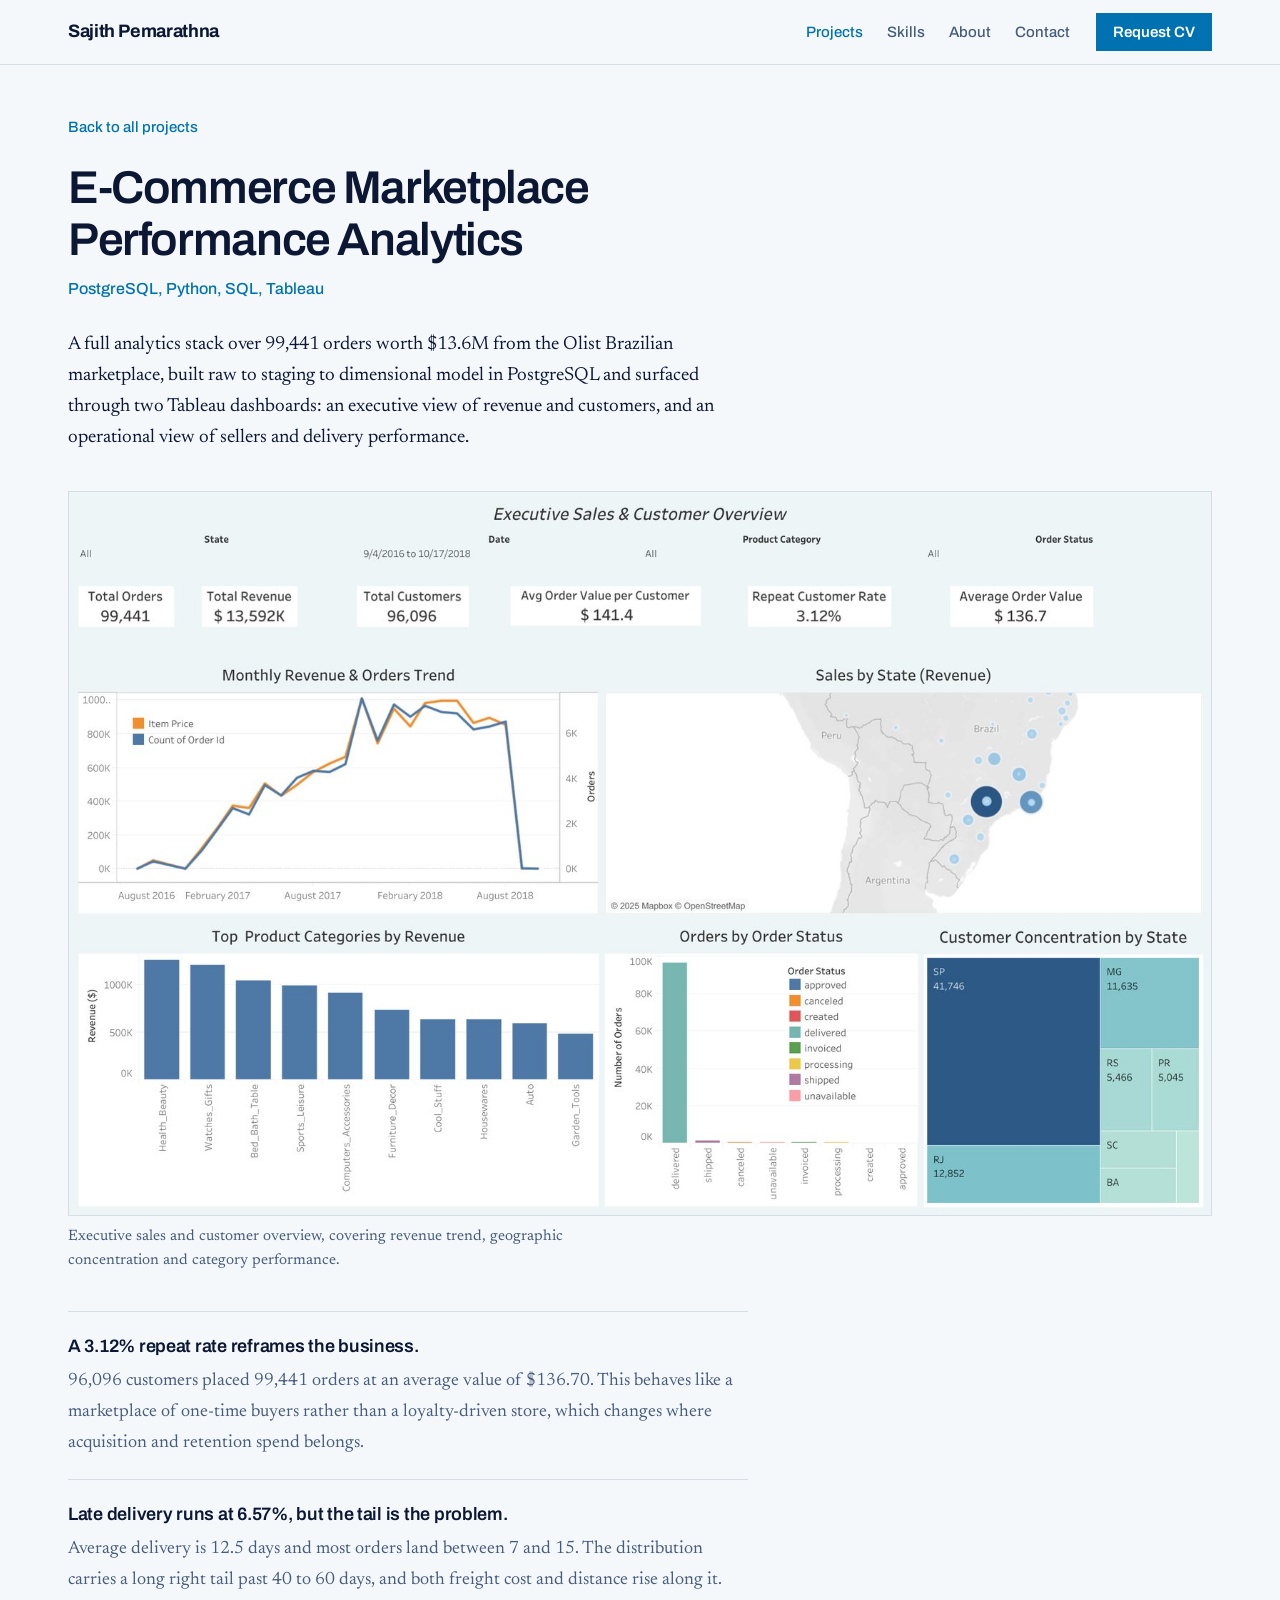
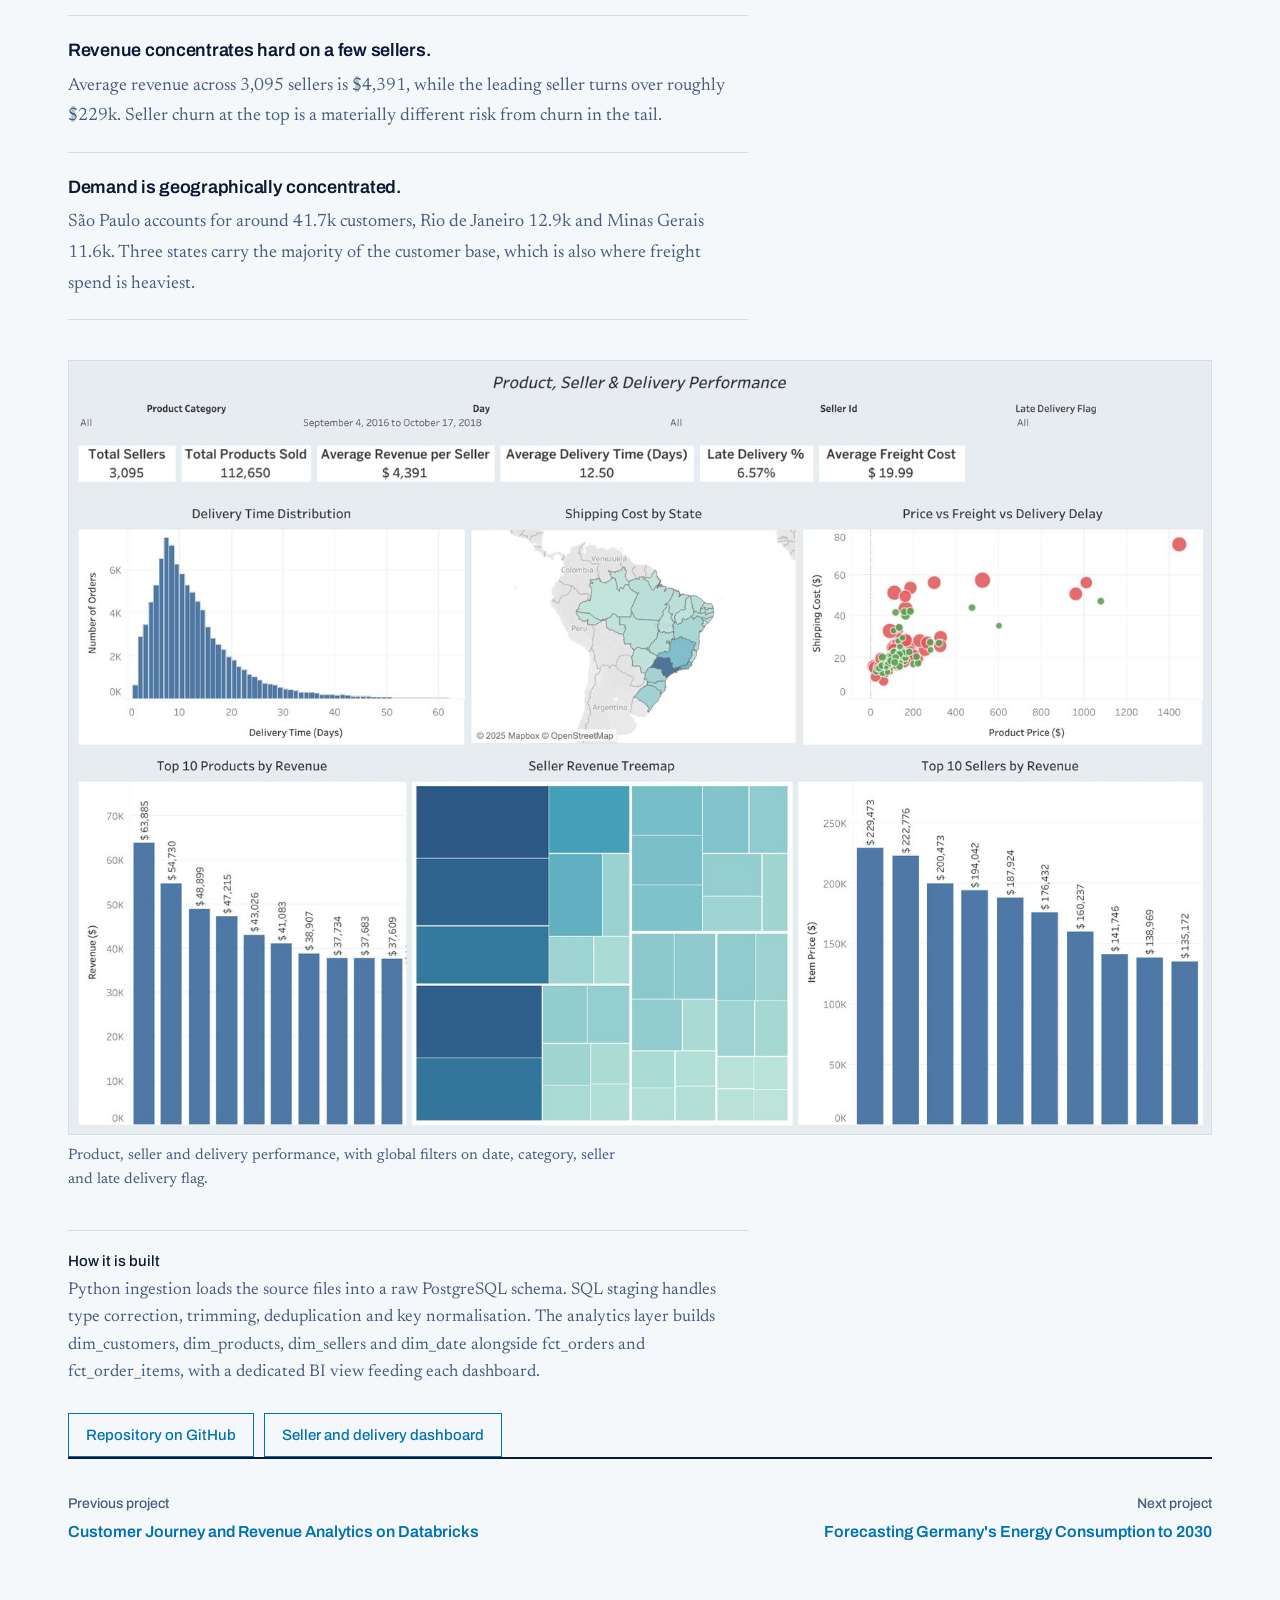
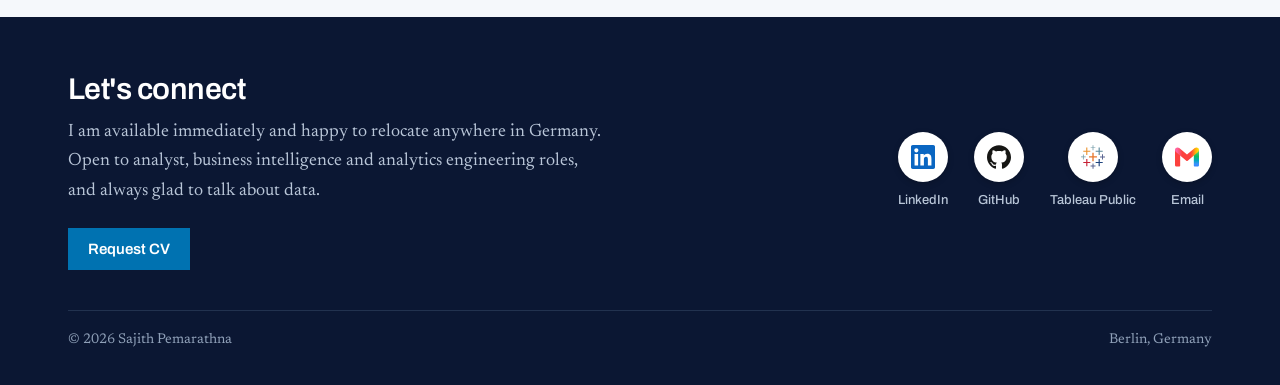
<file: project-marketplace.html>
<!DOCTYPE html>
<html lang="en">
<head>
<meta charset="utf-8">
<meta name="viewport" content="width=device-width, initial-scale=1">
<title>E-Commerce Marketplace Performance Analytics &mdash; Sajith Pemarathna</title>
<meta name="description" content="99,441 marketplace orders worth $13.6M modelled in PostgreSQL and reported through two Tableau dashboards.">
<link rel="preconnect" href="https://fonts.googleapis.com">
<link rel="preconnect" href="https://fonts.gstatic.com" crossorigin>
<link href="https://fonts.googleapis.com/css2?family=Archivo:wght@400;500;600;700&amp;family=Newsreader:ital,opsz,wght@0,6..72,300;0,6..72,400;0,6..72,500;1,6..72,400&amp;display=swap" rel="stylesheet">
<link rel="stylesheet" href="style.css">
</head>

<body>

<nav class="nav">
  <div class="wrap nav-inner">
    <a class="nav-name" href="index.html">Sajith Pemarathna</a>
    <div class="nav-right">
      <div class="nav-links">
        <a href="index.html#work" aria-current="page">Projects</a>
        <a href="index.html#skills">Skills</a>
        <a href="index.html#about">About</a>
        <a href="#contact">Contact</a>
      </div>
      <a class="btn btn-solid" href="mailto:sajiths.pemarathna@gmail.com?subject=CV%20request" data-cv-request>Request CV</a>
    </div>
  </div>
</nav>

<main>
<article class="case-head">
  <div class="wrap">
    <a class="back-link" href="index.html#work">Back to all projects</a>
    <h1 class="case-title">E-Commerce Marketplace Performance Analytics</h1>
    <p class="case-kicker">PostgreSQL, Python, SQL, Tableau</p>

    <p class="case-intro">A full analytics stack over 99,441 orders worth $13.6M from the Olist Brazilian marketplace, built raw to staging to dimensional model in PostgreSQL and surfaced through two Tableau dashboards: an executive view of revenue and customers, and an operational view of sellers and delivery performance.</p>

    <figure class="shot">
      <a href="images/olist-1-executive.jpg"><img src="images/olist-1-executive.jpg" alt="Tableau executive dashboard showing monthly revenue trend, sales by state and top product categories" onerror="this.closest('figure').remove()"></a>
      <figcaption>Executive sales and customer overview, covering revenue trend, geographic concentration and category performance.</figcaption>
    </figure>

    <ul class="findings">
      <li><b>A 3.12% repeat rate reframes the business.</b><span>96,096 customers placed 99,441 orders at an average value of $136.70. This behaves like a marketplace of one-time buyers rather than a loyalty-driven store, which changes where acquisition and retention spend belongs.</span></li>
      <li><b>Late delivery runs at 6.57%, but the tail is the problem.</b><span>Average delivery is 12.5 days and most orders land between 7 and 15. The distribution carries a long right tail past 40 to 60 days, and both freight cost and distance rise along it.</span></li>
      <li><b>Revenue concentrates hard on a few sellers.</b><span>Average revenue across 3,095 sellers is $4,391, while the leading seller turns over roughly $229k. Seller churn at the top is a materially different risk from churn in the tail.</span></li>
      <li><b>Demand is geographically concentrated.</b><span>S&atilde;o Paulo accounts for around 41.7k customers, Rio de Janeiro 12.9k and Minas Gerais 11.6k. Three states carry the majority of the customer base, which is also where freight spend is heaviest.</span></li>
    </ul>

    <figure class="shot">
      <a href="images/olist-2-delivery.jpg"><img src="images/olist-2-delivery.jpg" alt="Tableau dashboard showing delivery time distribution, shipping cost by state and seller revenue treemap" onerror="this.closest('figure').remove()"></a>
      <figcaption>Product, seller and delivery performance, with global filters on date, category, seller and late delivery flag.</figcaption>
    </figure>

    <div class="stack-line">
      <b>How it is built</b>
      Python ingestion loads the source files into a raw PostgreSQL schema. SQL staging handles type correction, trimming, deduplication and key normalisation. The analytics layer builds dim_customers, dim_products, dim_sellers and dim_date alongside fct_orders and fct_order_items, with a dedicated BI view feeding each dashboard.
    </div>

    <div class="links">
      <a href="https://github.com/Sajithpemarathna/olist-ecommerce-analytics">Repository on GitHub</a>
      <a href="https://public.tableau.com/views/ProductSellerDeliveryPerformance/ProductSellerDeliveryPerformance">Seller and delivery dashboard</a>
    </div>
  </div>
</article>

<div class="wrap">
  <nav class="case-nav" aria-label="Other projects">
    <a href="project-databricks.html"><small>Previous project</small>Customer Journey and Revenue Analytics on Databricks</a>
    <a href="project-energy.html" style="text-align:right;"><small>Next project</small>Forecasting Germany's Energy Consumption to 2030</a>
  </nav>
</div>
</main>

<footer id="contact" class="site-footer">
  <div class="wrap">
    <div class="footer-grid">
      <div>
        <h2>Let's connect</h2>
        <p>I am available immediately and happy to relocate anywhere in Germany. Open to analyst, business intelligence and analytics engineering roles, and always glad to talk about data.</p>
        <p style="margin-top:22px;"><a class="btn btn-solid" href="mailto:sajiths.pemarathna@gmail.com?subject=CV%20request" data-cv-request>Request CV</a></p>
      </div>
      <div class="footer-icons"><a href="https://www.linkedin.com/in/sajith-pemarathna" aria-label="LinkedIn"><svg viewBox="0 0 24 24" fill="currentColor" aria-hidden="true"><path d="M20.447 20.452h-3.554v-5.569c0-1.328-.027-3.037-1.852-3.037-1.853 0-2.136 1.445-2.136 2.939v5.667H9.351V9h3.414v1.561h.046c.477-.9 1.637-1.85 3.37-1.85 3.601 0 4.267 2.37 4.267 5.455v6.286zM5.337 7.433c-1.144 0-2.063-.926-2.063-2.065 0-1.138.92-2.063 2.063-2.063 1.14 0 2.064.925 2.064 2.063 0 1.139-.925 2.065-2.064 2.065zm1.782 13.019H3.555V9h3.564v11.452zM22.225 0H1.771C.792 0 0 .774 0 1.729v20.542C0 23.227.792 24 1.771 24h20.451C23.2 24 24 23.227 24 22.271V1.729C24 .774 23.2 0 22.222 0h.003z"/></svg><span>LinkedIn</span></a><a href="https://github.com/Sajithpemarathna" aria-label="GitHub"><svg viewBox="0 0 24 24" fill="currentColor" aria-hidden="true"><path d="M12 .297c-6.63 0-12 5.373-12 12 0 5.303 3.438 9.8 8.205 11.385.6.113.82-.258.82-.577 0-.285-.01-1.04-.015-2.04-3.338.724-4.042-1.61-4.042-1.61C4.422 18.07 3.633 17.7 3.633 17.7c-1.087-.744.084-.729.084-.729 1.205.084 1.838 1.236 1.838 1.236 1.07 1.835 2.809 1.305 3.495.998.108-.776.417-1.305.76-1.605-2.665-.3-5.466-1.332-5.466-5.93 0-1.31.465-2.38 1.235-3.22-.135-.303-.54-1.523.105-3.176 0 0 1.005-.322 3.3 1.23.96-.267 1.98-.399 3-.405 1.02.006 2.04.138 3 .405 2.28-1.552 3.285-1.23 3.285-1.23.645 1.653.24 2.873.12 3.176.765.84 1.23 1.91 1.23 3.22 0 4.61-2.805 5.625-5.475 5.92.42.36.81 1.096.81 2.22 0 1.606-.015 2.896-.015 3.286 0 .315.21.69.825.57C20.565 22.092 24 17.592 24 12.297c0-6.627-5.373-12-12-12"/></svg><span>GitHub</span></a><a href="https://public.tableau.com/app/profile/sajith.pemarathna" aria-label="Tableau Public"><svg viewBox="0 0 24 24" fill="currentColor" aria-hidden="true"><rect x="11.05" y="6" width="1.9" height="12"/><rect x="6" y="11.05" width="12" height="1.9"/><rect x="11.4" y="0.5" width="1.2" height="4.2"/><rect x="9.9" y="2" width="4.2" height="1.2"/><rect x="11.4" y="19.3" width="1.2" height="4.2"/><rect x="9.9" y="20.8" width="4.2" height="1.2"/><rect x="2" y="9.9" width="1.2" height="4.2"/><rect x="0.5" y="11.4" width="4.2" height="1.2"/><rect x="20.8" y="9.9" width="1.2" height="4.2"/><rect x="19.3" y="11.4" width="4.2" height="1.2"/><rect x="4.95" y="3.8" width="0.9" height="3.2"/><rect x="3.8" y="4.95" width="3.2" height="0.9"/><rect x="18.15" y="3.8" width="0.9" height="3.2"/><rect x="17" y="4.95" width="3.2" height="0.9"/><rect x="4.95" y="17" width="0.9" height="3.2"/><rect x="3.8" y="18.15" width="3.2" height="0.9"/><rect x="18.15" y="17" width="0.9" height="3.2"/><rect x="17" y="18.15" width="3.2" height="0.9"/></svg><span>Tableau Public</span></a><a href="mailto:sajiths.pemarathna@gmail.com" aria-label="Email"><svg viewBox="0 0 24 24" fill="none" stroke="currentColor" stroke-width="1.8" stroke-linecap="round" stroke-linejoin="round" aria-hidden="true"><rect x="2.5" y="5" width="19" height="14" rx="1.5"/><path d="M3.2 6.3 12 12.8l8.8-6.5"/></svg><span>Email</span></a></div>
    </div>
    <div class="footer-base"><span>&copy; 2026 Sajith Pemarathna</span><span>Berlin, Germany</span></div>
  </div>
</footer>

<script src="cv-request.js"></script>
</body>
</html>
</file>
<file: style.css>
/* ============================================================
   Sajith Pemarathna — portfolio stylesheet
   Shared by index.html and the four project pages.
   ============================================================ */

:root{
  --paper:#F5F8FB;            /* matches the edges of cover.jpg */
  --paper-deep:#E9EFF5;
  --card:#FFFFFF;
  --ink:#0B1733;              /* navy of the name in the banner */
  --ink-soft:#465C7C;         /* slate of the banner tagline */
  --rule:#D5DEE8;
  --teal:#0072B1;             /* the banner's title blue; name kept so every page updates */
  --teal-dark:#005A8C;
  --oxblood:#A4262C;
  --measure:68ch;
}

*{box-sizing:border-box;}
html{-webkit-text-size-adjust:100%;scroll-behavior:smooth;}

body{
  margin:0;
  background:var(--paper);
  color:var(--ink);
  font-family:"Newsreader",Georgia,"Times New Roman",serif;
  font-size:19px;
  line-height:1.62;
}

.wrap{max-width:1200px;margin:0 auto;padding:0 28px;}

a{color:var(--teal);text-underline-offset:3px;text-decoration-thickness:1px;}
a:hover{color:var(--ink);}
a:focus-visible,button:focus-visible{outline:2px solid var(--teal);outline-offset:3px;border-radius:2px;}

h1,h2,h3,h4{
  font-family:"Archivo","Helvetica Neue",Arial,sans-serif;
  font-weight:600;line-height:1.12;letter-spacing:-0.018em;margin:0;
}

p{margin:0 0 1.05em;max-width:var(--measure);}
p:last-child{margin-bottom:0;}

/* ---------------- buttons ---------------- */
.btn{
  font-family:"Archivo","Helvetica Neue",Arial,sans-serif;font-size:15px;font-weight:600;line-height:1.2;
  text-decoration:none;padding:11px 19px;display:inline-block;cursor:pointer;
  border:1px solid var(--teal);white-space:nowrap;border-radius:0;
}
.btn-solid{background:var(--teal);color:#fff;}
.btn-solid:hover{background:var(--teal-dark);border-color:var(--teal-dark);color:#fff;}
.btn-ghost{color:var(--teal);background:transparent;}
.btn-ghost:hover{background:var(--teal);color:#fff;}
.btn{transition:background-color .15s ease,color .15s ease,transform .15s ease,box-shadow .15s ease;}
.btn:hover{transform:translateY(-1px);box-shadow:0 6px 14px rgba(0,114,177,.2);}

/* ---------------- icon links ---------------- */
/* Every page's inline SVG icons are hidden and replaced with the official
   brand logos from images/icons/, matched by each link's aria-label.
   Changing an icon never requires editing the HTML pages. */
.icons{display:flex;flex-wrap:wrap;gap:10px;}
.icon-link{
  width:44px;height:44px;display:inline-flex;align-items:center;justify-content:center;
  background:#fff;border:1px solid var(--rule);border-radius:50%;text-decoration:none;
  box-shadow:0 1px 2px rgba(11,23,51,.06);
  transition:transform .18s ease,box-shadow .18s ease,border-color .18s ease;
}
.icon-link:hover{transform:translateY(-3px);box-shadow:0 10px 20px rgba(11,23,51,.14);border-color:#fff;}
a[aria-label="LinkedIn"] svg,a[aria-label="GitHub"] svg,a[aria-label="Tableau Public"] svg,
a[aria-label="Email"] svg,a[aria-label$=" on GitHub"] svg{display:none;}
.icon-link::before,.footer-icons a::before{
  content:"";display:block;width:22px;height:22px;
  background-position:center;background-repeat:no-repeat;background-size:contain;
}
a[aria-label="LinkedIn"]::before{background-image:url("images/icons/linkedin.svg");}
a[aria-label="GitHub"]::before,a[aria-label$=" on GitHub"]::before{background-image:url("images/icons/github.svg");}
a[aria-label="Tableau Public"]::before{background-image:url("images/icons/tableau.svg");}
a[aria-label="Email"]::before{background-image:url("images/icons/gmail.svg");}

/* ---------------- navigation ---------------- */
.nav{
  position:sticky;top:0;z-index:50;
  background:rgba(245,248,251,.95);
  backdrop-filter:saturate(1.2) blur(8px);
  border-bottom:1px solid var(--rule);
}
.nav-inner{display:flex;align-items:center;justify-content:space-between;gap:20px;padding-top:13px;padding-bottom:13px;}
.nav-name{
  font-family:"Archivo","Helvetica Neue",Arial,sans-serif;font-weight:700;font-size:18px;
  letter-spacing:-0.02em;text-decoration:none;color:var(--ink);white-space:nowrap;
}
.nav-right{display:flex;align-items:center;gap:26px;}
.nav-links{display:flex;gap:24px;font-family:"Archivo","Helvetica Neue",Arial,sans-serif;font-size:15px;font-weight:500;}
.nav-links a{text-decoration:none;color:var(--ink-soft);}
.nav-links a:hover,.nav-links a[aria-current="page"]{color:var(--teal);}
.nav .btn{padding:9px 16px;}

/* ---------------- cover banner hero ---------------- */
.cover{position:relative;background:var(--paper);border-bottom:1px solid var(--rule);}
.cover-img{display:block;width:100%;height:auto;}
.cover-bar{
  display:flex;flex-wrap:wrap;align-items:center;justify-content:space-between;
  gap:18px 40px;padding-top:26px;padding-bottom:28px;
}
/* on desktop the name is already in the banner, so the text version is for screen readers only */
.cover-id{position:absolute;width:1px;height:1px;margin:-1px;padding:0;overflow:hidden;clip:rect(0 0 0 0);white-space:nowrap;border:0;}
.avatar{display:none;}
.cover-name{
  font-family:"Archivo","Helvetica Neue",Arial,sans-serif;font-weight:700;
  font-size:34px;line-height:1.05;letter-spacing:-0.03em;margin:0 0 6px;
}
.cover-role{font-family:"Archivo","Helvetica Neue",Arial,sans-serif;font-weight:500;font-size:17px;color:var(--teal);margin:0;}
.cover-blurb{flex:1 1 440px;font-size:19px;color:var(--ink-soft);margin:0;max-width:60ch;}
.cover-blurb strong{color:var(--ink);font-weight:500;}
.cover-actions{display:flex;flex-wrap:wrap;align-items:center;gap:14px 22px;}
.hero-cta{display:flex;flex-wrap:wrap;gap:12px;}

/* ---------------- facts strip ---------------- */
.facts-strip{border-bottom:1px solid var(--rule);}
.facts-strip .wrap{display:grid;grid-template-columns:repeat(4,1fr);}
.facts-strip .wrap > div{padding:20px 20px 20px 0;border-right:1px solid var(--rule);}
.facts-strip .wrap > div + div{padding-left:22px;}
.facts-strip .wrap > div:last-child{border-right:0;}
.facts-strip b{
  display:block;font-family:"Archivo","Helvetica Neue",Arial,sans-serif;font-weight:600;font-size:19px;
  letter-spacing:-0.02em;margin-bottom:2px;line-height:1.25;
}
.facts-strip span{display:block;font-size:15px;line-height:1.4;color:var(--ink-soft);}

/* ---------------- sections ---------------- */
.band{padding:58px 0 64px;}
.band + .band{border-top:1px solid var(--rule);}
.band-title{font-size:clamp(24px,2.8vw,30px);margin:0 0 6px;}
.band-sub{color:var(--ink-soft);font-size:17px;margin:0 0 32px;max-width:62ch;}

/* ---------------- project cards, one row ---------------- */
.cards{display:grid;grid-template-columns:repeat(4,minmax(0,1fr));gap:20px;}
.card{
  background:var(--card);border:1px solid var(--rule);display:flex;flex-direction:column;
  transition:transform .2s ease,box-shadow .2s ease,border-color .2s ease;
}
.card:hover{transform:translateY(-4px);box-shadow:0 14px 30px rgba(11,23,51,.12);border-color:#C2CFDC;}
.card-thumb{display:block;border-bottom:1px solid var(--rule);overflow:hidden;}
.card-thumb img{width:100%;height:auto;aspect-ratio:16/10;object-fit:cover;object-position:top left;display:block;background:var(--paper-deep);}
.card-body{padding:18px 18px 18px;display:flex;flex-direction:column;flex:1;}
.card h3{font-size:17px;line-height:1.25;margin:0 0 9px;letter-spacing:-0.012em;}
.card h3 a{text-decoration:none;color:var(--ink);}
.card h3 a:hover{color:var(--teal);}
.card p{font-size:15px;line-height:1.5;color:var(--ink-soft);margin:0 0 14px;max-width:none;}
.tags{display:flex;flex-wrap:wrap;gap:6px;margin:0 0 16px;}
.tags span{
  font-family:"Archivo","Helvetica Neue",Arial,sans-serif;font-size:12px;font-weight:500;
  color:var(--ink-soft);border:1px solid var(--rule);padding:3px 8px;background:var(--paper);
}
.card-foot{margin-top:auto;display:flex;align-items:center;justify-content:space-between;gap:10px;}
.card-foot .view{font-family:"Archivo","Helvetica Neue",Arial,sans-serif;font-size:14px;font-weight:600;text-decoration:none;}
.card-foot .view:hover{text-decoration:underline;}
.card-foot .icon-link{width:36px;height:36px;box-shadow:none;}
.card-foot .icon-link::before{width:19px;height:19px;}

/* ---------------- skills, one row ---------------- */
.skills{display:grid;grid-template-columns:repeat(4,minmax(0,1fr));gap:0 34px;}
.skills div{border-top:2px solid var(--ink);padding:14px 0 0;}
.skills h3{font-size:16px;margin:0 0 7px;}
.skills p{font-size:16px;line-height:1.5;color:var(--ink-soft);margin:0;}

/* ---------------- about ---------------- */
.about-grid{display:grid;grid-template-columns:minmax(0,1.3fr) minmax(0,1fr);gap:22px 54px;}
.about-grid h2{font-size:clamp(24px,2.8vw,31px);max-width:16ch;margin-bottom:18px;}
.about-grid p{font-size:18px;}
.facts{margin:0;}
.facts div{
  border-top:1px solid var(--rule);padding:12px 0;
  display:grid;grid-template-columns:126px 1fr;gap:16px;font-size:17px;
}
.facts dt{font-family:"Archivo","Helvetica Neue",Arial,sans-serif;font-size:15px;font-weight:500;color:var(--ink-soft);}
.facts dd{margin:0;}

/* ---------------- footer ---------------- */
.site-footer{background:var(--ink);color:#fff;padding:56px 0 34px;}
.site-footer h2{font-size:clamp(24px,2.8vw,30px);margin:0 0 12px;color:#fff;}
.site-footer p{color:#B9C6D8;max-width:54ch;font-size:18px;}
.footer-grid{display:grid;grid-template-columns:minmax(0,1.2fr) minmax(0,1fr);gap:32px 54px;align-items:center;}
.footer-icons{display:flex;flex-wrap:wrap;gap:12px 26px;justify-content:flex-end;}
.footer-icons a{
  display:flex;flex-direction:column;align-items:center;gap:8px;
  color:#fff;text-decoration:none;font-family:"Archivo","Helvetica Neue",Arial,sans-serif;font-size:13px;font-weight:500;
}
.footer-icons a::before{
  width:50px;height:50px;border-radius:50%;background-color:#fff;background-size:24px 24px;
  box-shadow:0 2px 6px rgba(0,0,0,.2);transition:transform .18s ease,box-shadow .18s ease;
}
.footer-icons a:hover::before{transform:translateY(-3px);box-shadow:0 12px 24px rgba(0,0,0,.38);}
.footer-icons a span{color:#B9C6D8;}
.footer-icons a:hover span{color:#fff;}
.footer-base{
  border-top:1px solid #22324F;margin-top:40px;padding-top:18px;
  font-size:14px;color:#8FA0B8;display:flex;flex-wrap:wrap;gap:10px 28px;justify-content:space-between;
}

/* ---------------- CV request dialog ---------------- */
.cv-dialog{
  border:1px solid var(--rule);padding:0;width:min(470px,calc(100vw - 32px));
  background:var(--paper);color:var(--ink);
  box-shadow:0 24px 60px rgba(11,23,51,.28);
}
.cv-dialog::backdrop{background:rgba(11,23,51,.55);}
.cv-inner{padding:30px 30px 28px;}
.cv-dialog h2{font-size:24px;margin:0 0 8px;}
.cv-dialog .cv-lead{font-size:17px;color:var(--ink-soft);margin:0 0 22px;}
.cv-close{
  position:absolute;top:10px;right:10px;width:36px;height:36px;border:0;background:transparent;
  font-size:24px;line-height:1;color:var(--ink-soft);cursor:pointer;
}
.cv-close:hover{color:var(--ink);}
.cv-field{margin:0 0 14px;}
.cv-field label{display:block;font-family:"Archivo","Helvetica Neue",Arial,sans-serif;font-size:14px;font-weight:600;margin-bottom:5px;}
.cv-field label small{font-weight:500;color:var(--ink-soft);}
.cv-field input{
  width:100%;font:inherit;font-size:17px;padding:10px 12px;
  border:1px solid var(--rule);background:#fff;color:var(--ink);border-radius:0;
}
.cv-field input:focus{outline:2px solid var(--teal);outline-offset:0;border-color:var(--teal);}
.cv-hp{position:absolute;left:-9999px;width:1px;height:1px;overflow:hidden;}
.cv-note{font-size:14px;color:var(--ink-soft);margin:6px 0 18px;line-height:1.45;}
.cv-actions{display:flex;gap:10px;flex-wrap:wrap;}
.cv-status{font-size:17px;margin:0;}
.cv-status.err{color:var(--oxblood);}

/* ============================================================
   Case-study page components
   ============================================================ */
.case-head{padding:48px 0 0;}
.back-link{font-family:"Archivo","Helvetica Neue",Arial,sans-serif;font-size:15px;font-weight:500;text-decoration:none;display:inline-block;margin-bottom:24px;}
.case-title{font-size:clamp(30px,4.2vw,46px);margin:0 0 10px;letter-spacing:-0.03em;max-width:24ch;}
.case-kicker{font-family:"Archivo","Helvetica Neue",Arial,sans-serif;font-size:16px;font-weight:500;color:var(--teal);margin:0 0 28px;}
.case-question{font-size:22px;line-height:1.48;max-width:62ch;margin:0 0 38px;}
.case-intro{font-size:19px;max-width:68ch;margin:0 0 38px;}

.scale{
  display:grid;grid-template-columns:repeat(4,1fr);
  border-top:1px solid var(--rule);border-bottom:1px solid var(--rule);margin:0 0 46px;
}
.scale div{padding:16px 18px 16px 0;border-right:1px solid var(--rule);}
.scale div:last-child{border-right:0;}
.scale b{
  display:block;font-family:"Archivo","Helvetica Neue",Arial,sans-serif;font-weight:600;font-size:24px;
  font-variant-numeric:tabular-nums;letter-spacing:-0.02em;margin-bottom:2px;
}
.scale span{font-size:16px;color:var(--ink-soft);}

.compare{background:var(--paper-deep);border-left:3px solid var(--ink);padding:36px 34px 32px;margin:0 0 50px;max-width:900px;}
.compare-head{
  font-family:"Archivo","Helvetica Neue",Arial,sans-serif;font-size:21px;font-weight:600;
  letter-spacing:-0.02em;max-width:46ch;margin:0 0 30px;line-height:1.3;
}
.metric{margin-bottom:26px;}
.metric:last-of-type{margin-bottom:0;}
.metric-name{font-family:"Archivo","Helvetica Neue",Arial,sans-serif;font-size:15px;font-weight:500;color:var(--ink-soft);margin-bottom:12px;}
.row{display:grid;grid-template-columns:62px 1fr;gap:14px;align-items:center;margin-bottom:8px;}
.row-name{font-family:"Archivo","Helvetica Neue",Arial,sans-serif;font-size:16px;font-weight:500;}
.track{position:relative;height:30px;}
.bar{height:30px;background:var(--teal);width:0;animation:grow .9s cubic-bezier(.22,.9,.3,1) forwards;}
.bar.alt{background:var(--ink-soft);}
.bar-value{
  position:absolute;top:0;left:0;height:30px;display:flex;align-items:center;padding-left:12px;
  font-family:"Archivo","Helvetica Neue",Arial,sans-serif;font-weight:600;font-size:15px;
  font-variant-numeric:tabular-nums;color:#fff;white-space:nowrap;
}
@keyframes grow{to{width:var(--w);}}
@media (prefers-reduced-motion:reduce){.bar{animation:none;width:var(--w);}}

.page-block{border-top:1px solid var(--rule);padding-top:32px;margin-bottom:44px;}
.page-block h4{font-size:21px;margin:0 0 16px;max-width:38ch;}
.page-block p{font-size:18px;color:var(--ink-soft);}
.page-block p strong{color:var(--ink);font-weight:500;}

.findings{list-style:none;padding:0;margin:0 0 40px;max-width:var(--measure);}
.findings li{border-top:1px solid var(--rule);padding:20px 0;}
.findings li:last-child{border-bottom:1px solid var(--rule);}
.findings b{font-family:"Archivo","Helvetica Neue",Arial,sans-serif;font-weight:600;font-size:18px;letter-spacing:-0.015em;display:block;margin-bottom:5px;}
.findings span{color:var(--ink-soft);font-size:18px;}

.check{width:100%;border-collapse:collapse;margin:0 0 16px;max-width:440px;}
.check caption{font-family:"Archivo","Helvetica Neue",Arial,sans-serif;font-size:15px;font-weight:500;color:var(--ink-soft);text-align:left;padding-bottom:9px;}
.check th,.check td{border-bottom:1px solid var(--rule);padding:8px 14px 8px 0;font-size:17px;font-variant-numeric:tabular-nums;text-align:right;}
.check th{font-family:"Archivo","Helvetica Neue",Arial,sans-serif;font-weight:500;font-size:14px;color:var(--ink-soft);}
.check th:first-child,.check td:first-child{text-align:left;}
.check thead th{border-bottom:1px solid var(--ink);}
.flag{color:var(--oxblood);font-family:"Archivo","Helvetica Neue",Arial,sans-serif;font-weight:600;font-size:15px;}

.stack-line{border-top:1px solid var(--rule);padding-top:18px;margin-bottom:26px;font-size:17px;color:var(--ink-soft);max-width:var(--measure);}
.stack-line b{font-family:"Archivo","Helvetica Neue",Arial,sans-serif;font-weight:500;color:var(--ink);font-size:15px;display:block;margin-bottom:3px;}

.links{display:flex;flex-wrap:wrap;gap:10px;}
.links a{font-family:"Archivo","Helvetica Neue",Arial,sans-serif;font-size:15px;font-weight:500;text-decoration:none;border:1px solid var(--teal);color:var(--teal);padding:9px 17px;}
.links a:hover{background:var(--teal);color:#fff;}

figure.shot{margin:0 0 38px;}
figure.shot a{display:block;}
figure.shot img{max-width:100%;height:auto;display:block;border:1px solid var(--rule);background:var(--paper-deep);}
figure.shot figcaption{font-size:15px;color:var(--ink-soft);padding-top:9px;max-width:62ch;}

.case-nav{border-top:2px solid var(--ink);padding:34px 0 72px;display:flex;flex-wrap:wrap;gap:16px 40px;justify-content:space-between;}
.case-nav a{font-family:"Archivo","Helvetica Neue",Arial,sans-serif;font-size:16px;font-weight:600;text-decoration:none;}
.case-nav small{display:block;font-family:"Archivo","Helvetica Neue",Arial,sans-serif;font-size:14px;font-weight:500;color:var(--ink-soft);margin-bottom:3px;}

/* ---------------- responsive ---------------- */
@media (max-width:1100px){
  .cards{grid-template-columns:repeat(2,minmax(0,1fr));}
  .skills{grid-template-columns:repeat(2,minmax(0,1fr));gap:24px 34px;}
}
@media (max-width:820px){
  body{font-size:18px;}
  .wrap{padding-left:20px;padding-right:20px;}
  .nav-links{display:none;}
  .cover-img{display:none;}
  .cover-bar{display:block;padding-top:34px;padding-bottom:30px;}
  .cover-id{position:static;width:auto;height:auto;margin:0 0 18px;overflow:visible;clip:auto;white-space:normal;}
  .avatar{
    display:block;width:128px;height:128px;border-radius:50%;object-fit:cover;
    border:4px solid #fff;box-shadow:0 0 0 1px var(--rule),0 10px 24px rgba(11,23,51,.12);margin:0 0 18px;
  }
  .cover-blurb{margin:0 0 20px;font-size:18px;}
  .cover-actions{gap:16px;}
  .facts-strip .wrap{grid-template-columns:repeat(2,1fr);}
  .facts-strip .wrap > div{padding:16px 14px 16px 0;}
  .facts-strip .wrap > div + div{padding-left:0;}
  .facts-strip .wrap > div:nth-child(2n){padding-left:16px;border-right:0;}
  .facts-strip .wrap > div:nth-child(1),.facts-strip .wrap > div:nth-child(2){border-bottom:1px solid var(--rule);}
  .about-grid,.footer-grid{grid-template-columns:1fr;}
  .footer-icons{justify-content:flex-start;}
  .scale{grid-template-columns:repeat(2,1fr);}
  .scale div:nth-child(2){border-right:0;}
  .scale div:nth-child(1),.scale div:nth-child(2){border-bottom:1px solid var(--rule);}
  .compare{padding:28px 22px;}
  .facts div{grid-template-columns:1fr;gap:2px;}
  .check th,.check td{font-size:16px;}
}
@media (max-width:600px){
  .cards,.skills{grid-template-columns:1fr;}
  .nav .btn{padding:8px 12px;font-size:14px;}
}

@media (prefers-reduced-motion:reduce){
  .card,.icon-link,.btn,.footer-icons a::before{transition:none;}
  .card:hover,.icon-link:hover,.btn:hover,.footer-icons a:hover::before{transform:none;}
}

/* anchor jumps land below the sticky nav instead of under it */
[id]{scroll-margin-top:72px;}
</file>
